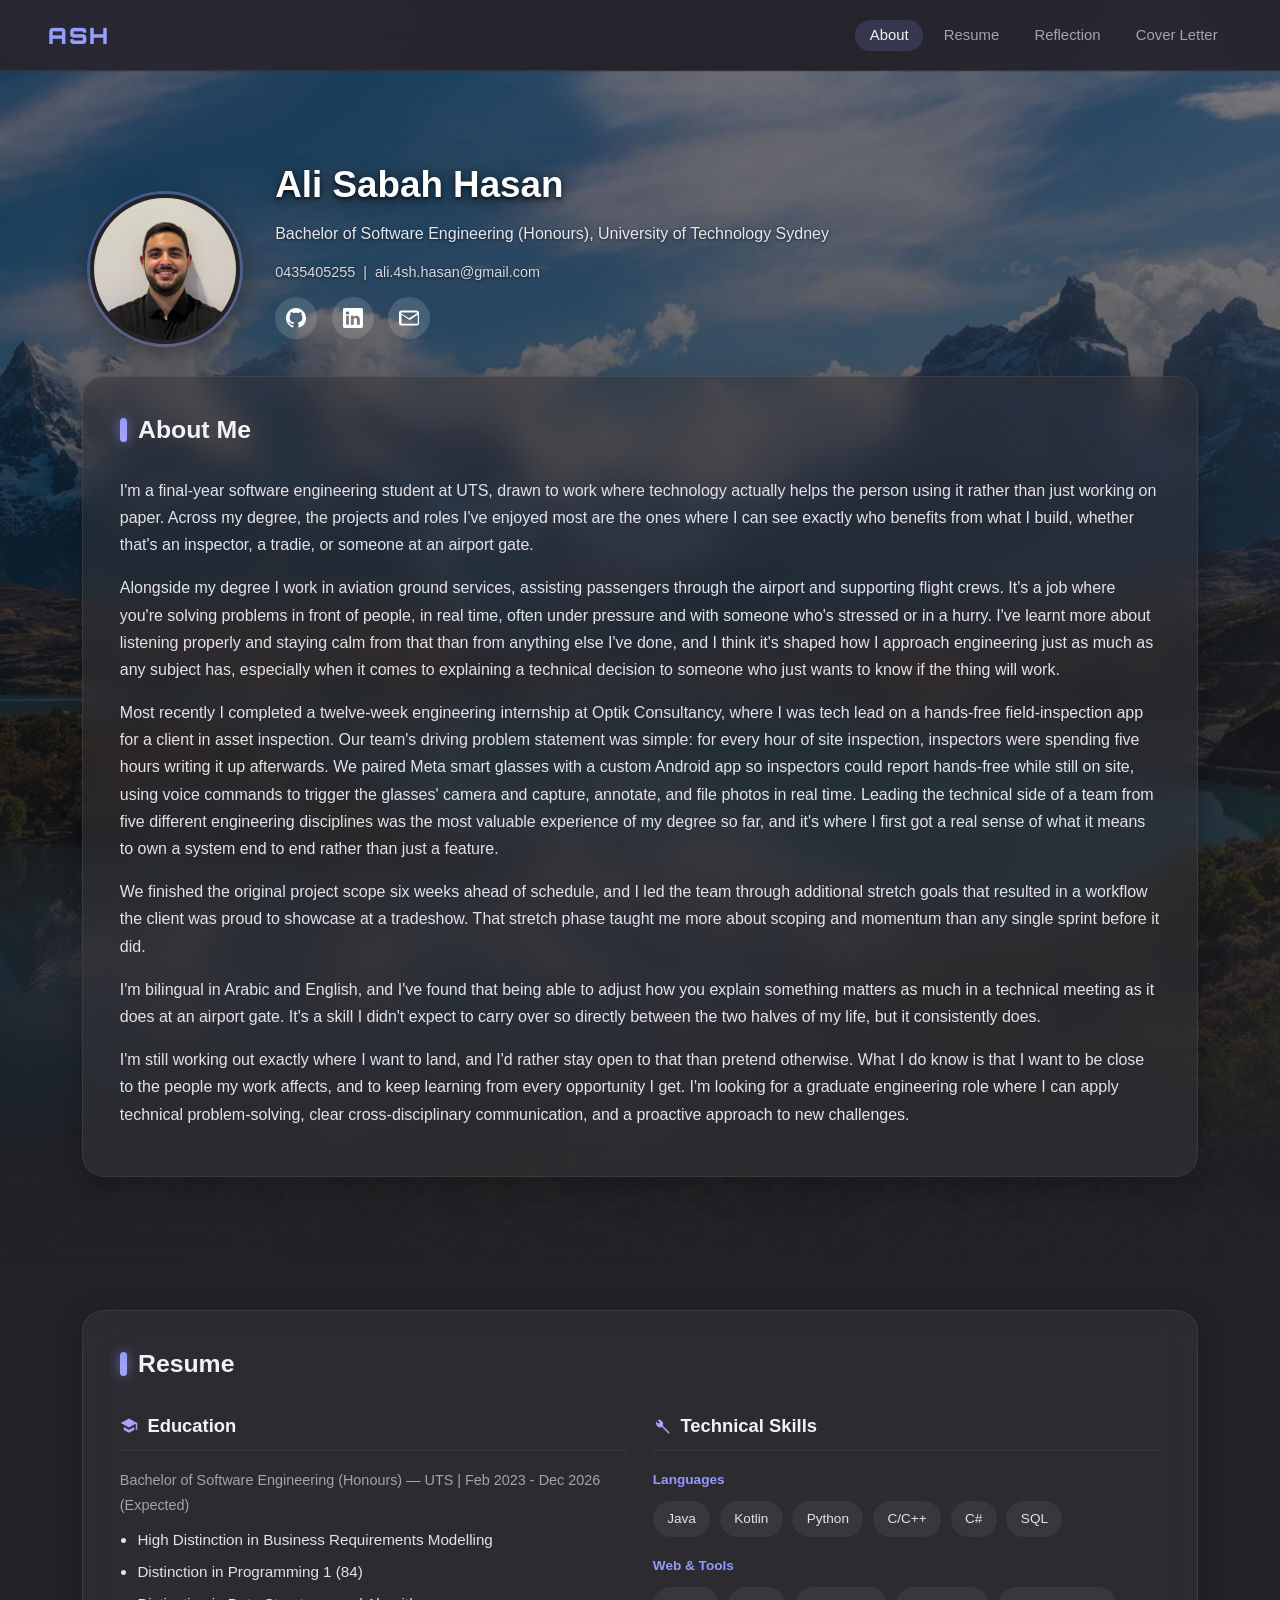
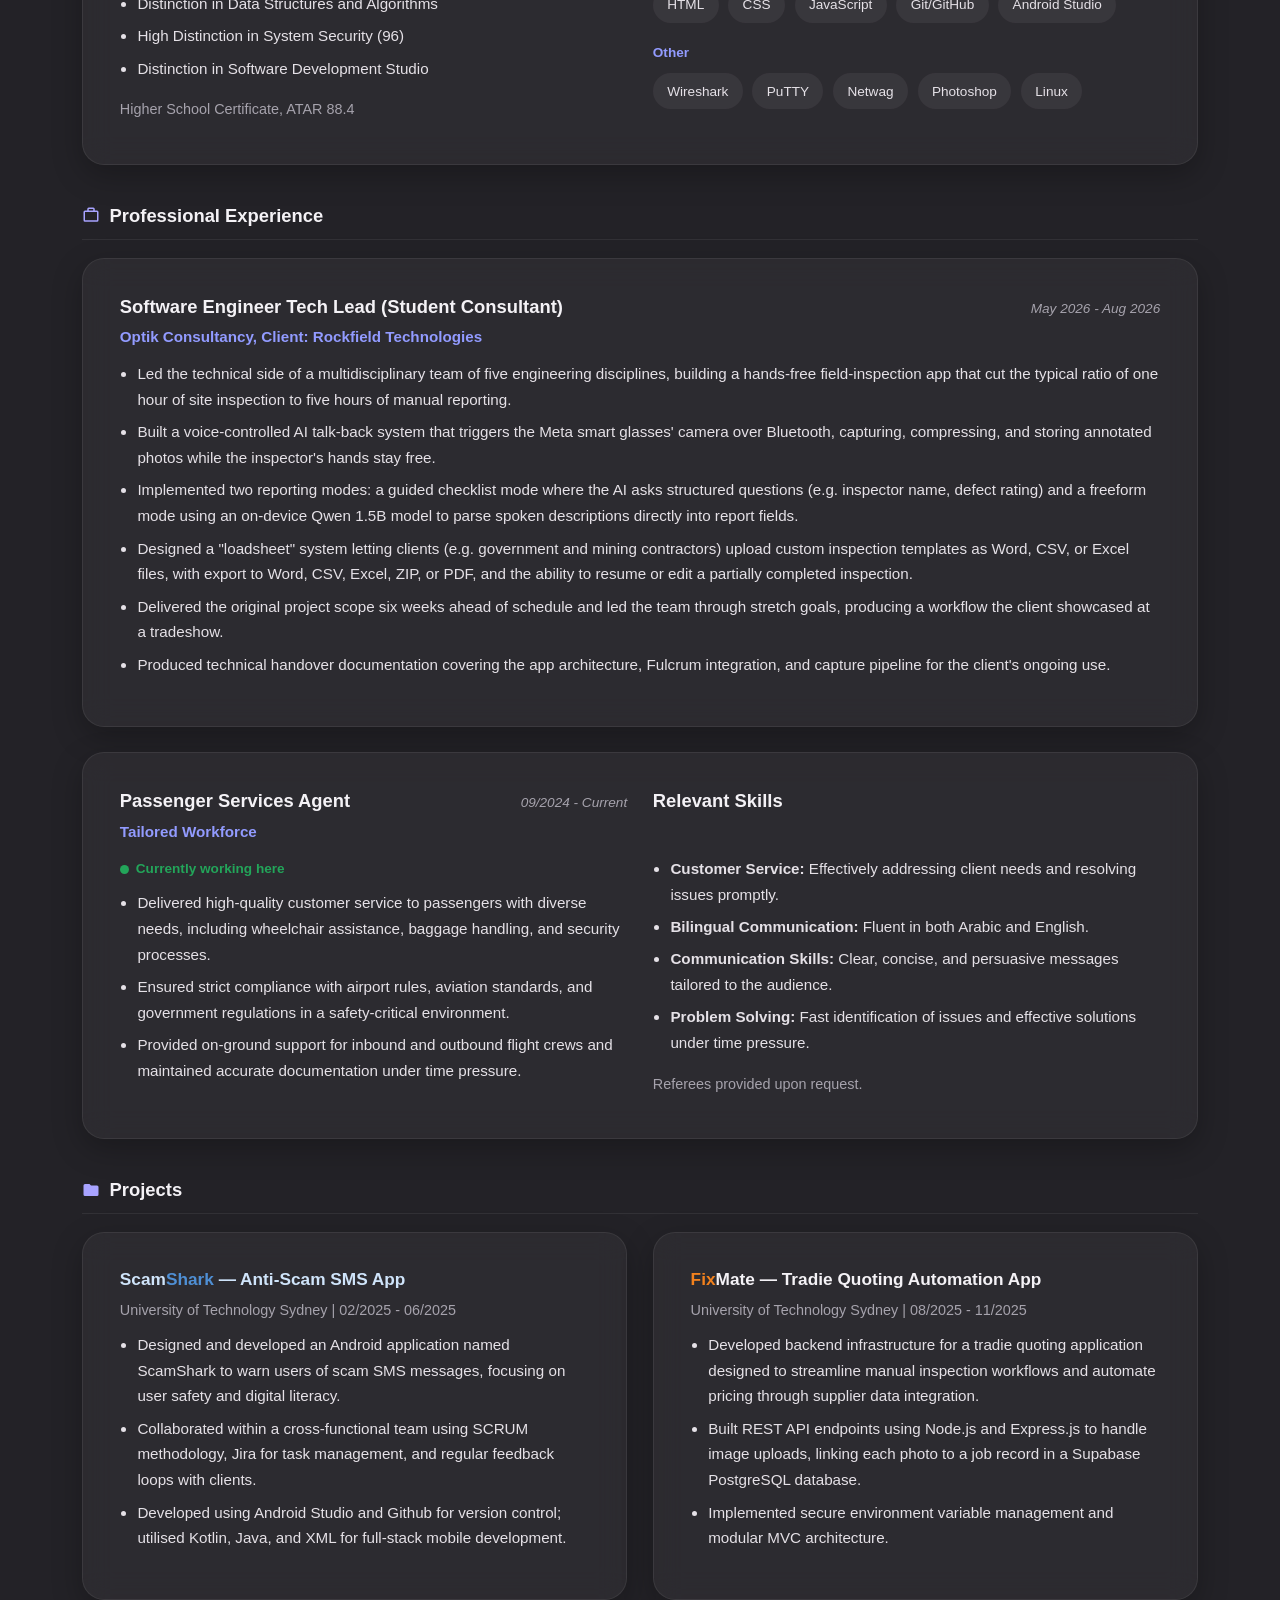
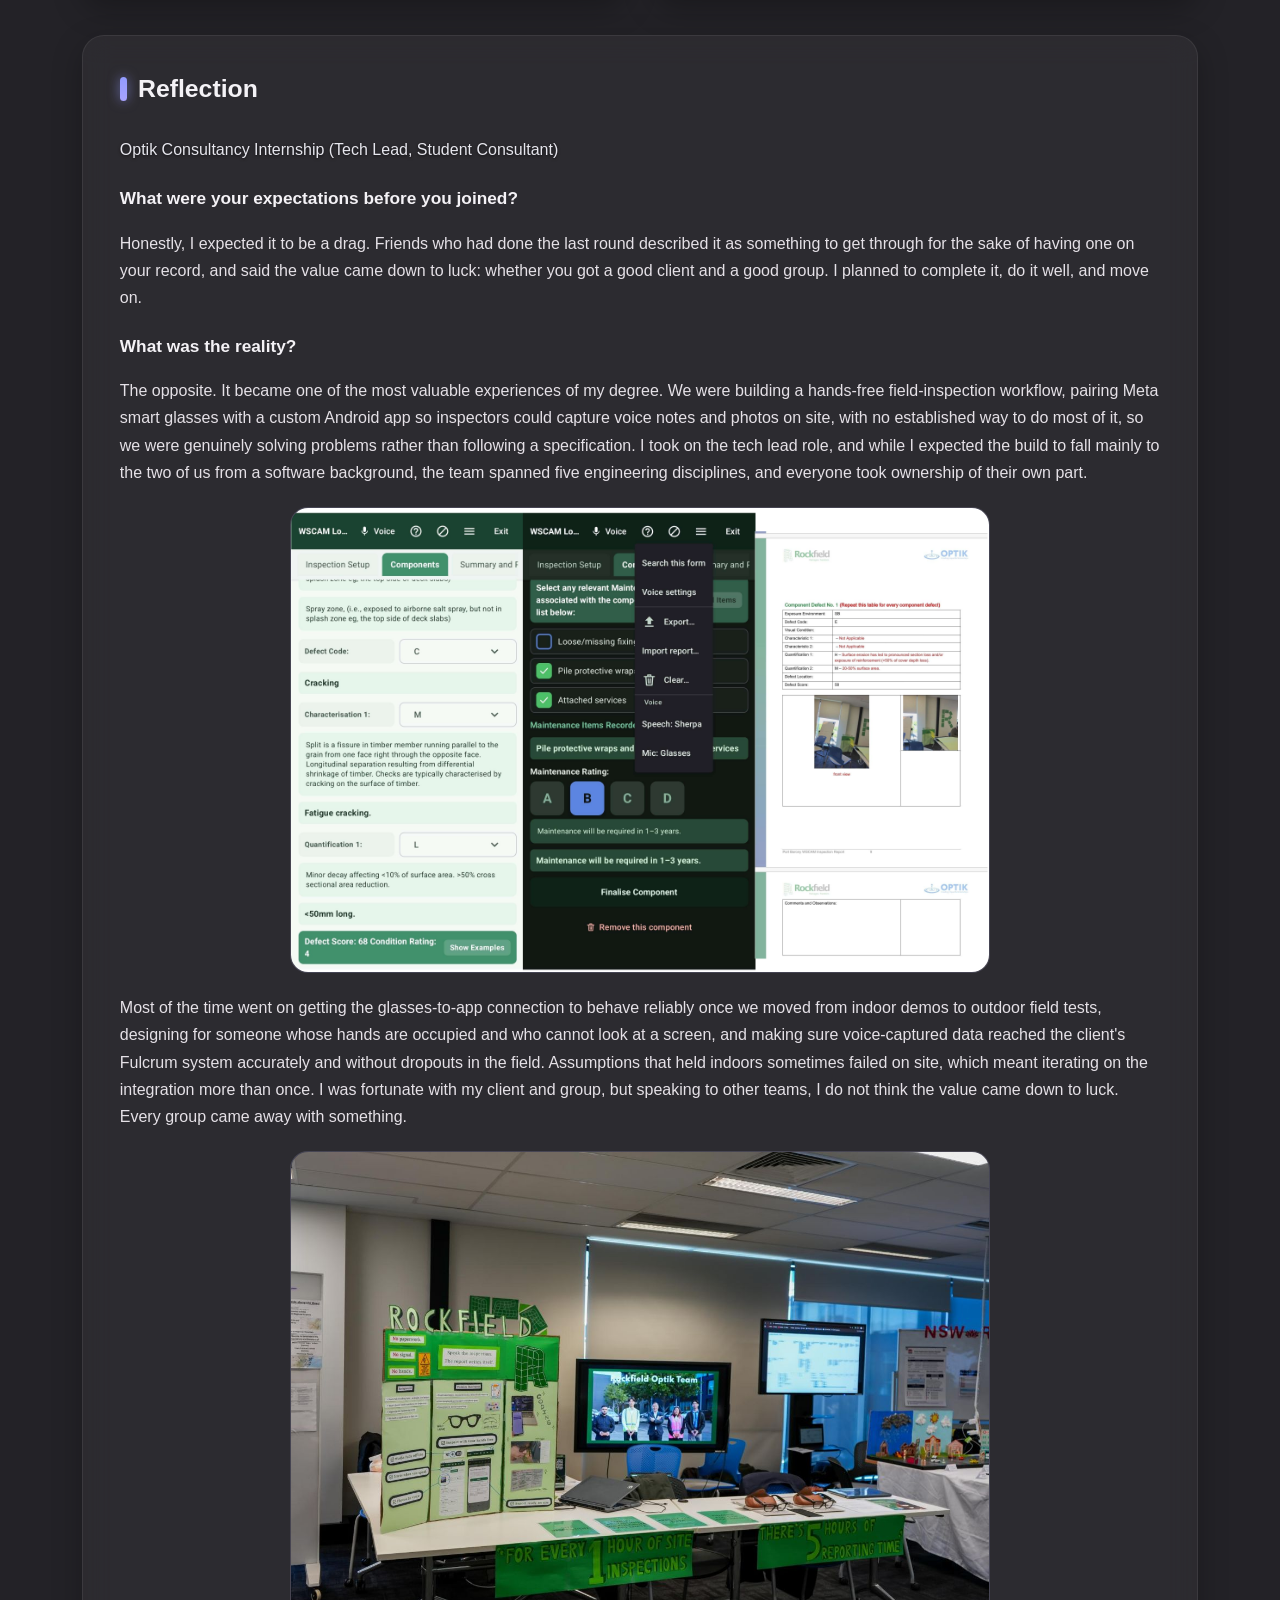
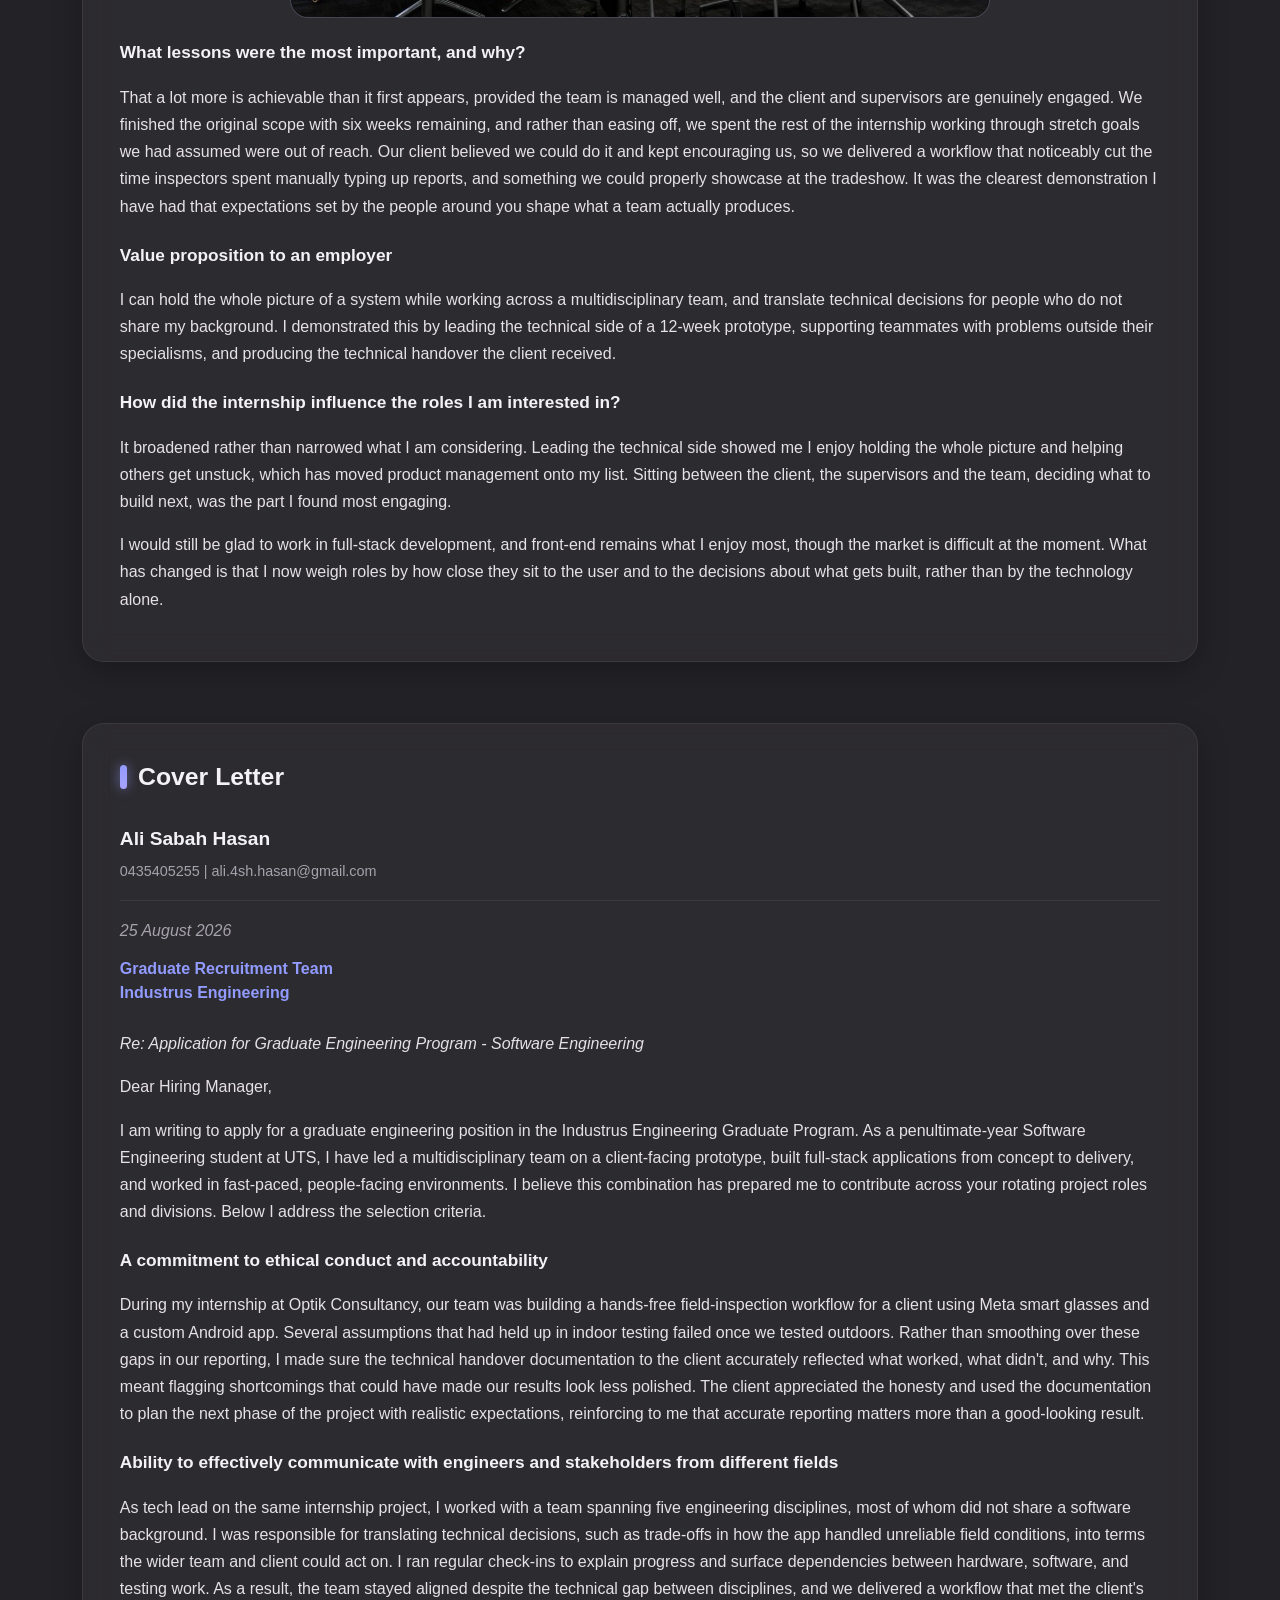
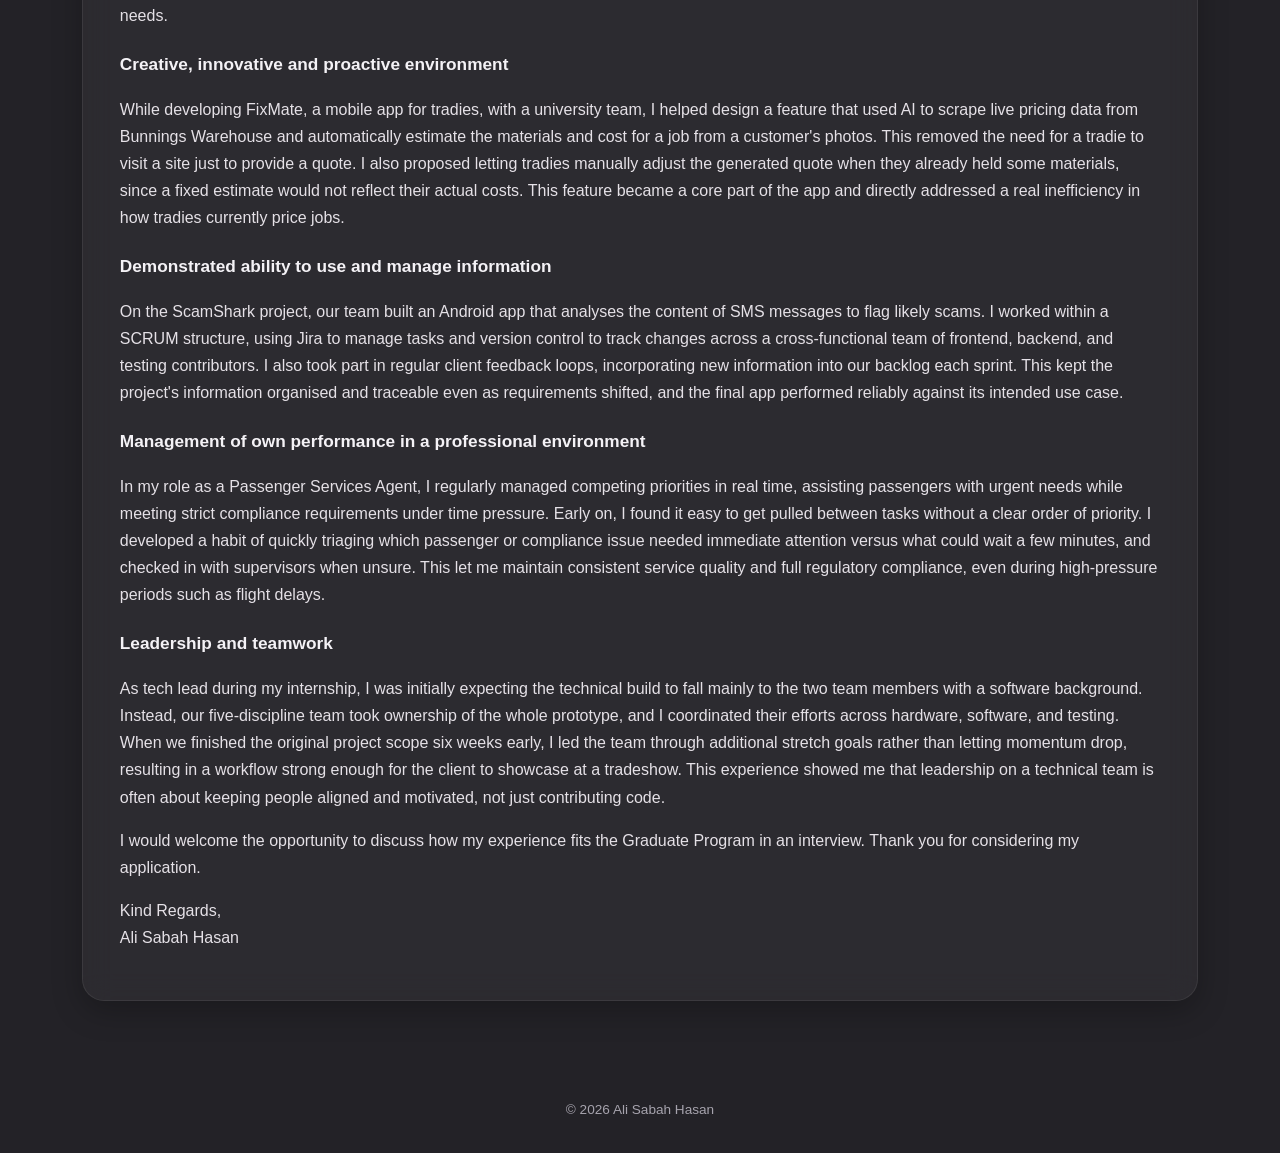
<file: index.html>
<!DOCTYPE html>
<html lang="en">
<head>
<meta charset="UTF-8">
<title>Ali Sabah Hasan | ePortfolio</title>
<link rel="stylesheet" href="style.css">
</head>
<body>
    <nav class="navbar">
      <div class="nav-title">ASH</div>
      <button class="nav-toggle" aria-label="Toggle navigation">&#9776;</button>
      <ul class="nav-links">
        <li><a href="#about">About</a></li>
        <li><a href="#resume">Resume</a></li>
        <li><a href="#reflection">Reflection</a></li>
        <li><a href="#cover-letter">Cover Letter</a></li>
      </ul>
    </nav>


  <!-- ABOUT: this whole section has a full-bleed background (see #about::before in style.css). -->
  <!-- TO SET YOUR WALLPAPER: save it to assets/wallpaper.jpg, then uncomment the background-image -->
  <!-- line inside "#about::before" in style.css. It automatically reverts to the dark page colour -->
  <!-- the moment the Resume section starts, since the background is scoped to #about only. -->
  <section id="about">
    <div class="container">
      <div class="hero">
        <div class="hero-photo">
          <img src="assets/profile.jpg" alt="Ali Sabah Hasan">
        </div>
        <div class="hero-text">
          <h1 class="hero-name" style="color:#ffffff;">Ali Sabah Hasan</h1>
          <p class="subtitle">Bachelor of Software Engineering (Honours), University of Technology Sydney</p>
          <p class="meta hero-meta">0435405255 &nbsp;|&nbsp; ali.4sh.hasan@gmail.com</p>
          <div class="social-icons">
            <a href="https://github.com/Vin-Renoux" target="_blank" aria-label="GitHub"><svg viewBox="0 0 16 16"><path d="M8 0C3.58 0 0 3.58 0 8c0 3.54 2.29 6.53 5.47 7.59.4.07.55-.17.55-.38
0-.19-.01-.82-.01-1.49-2.01.37-2.53-.49-2.69-.94-.09-.23-.48-.94-.82-1.13-.28-.15-.68-.52-.01-.53.63-.01
1.08.58 1.23.82.72 1.21 1.87.87 2.33.66.07-.52.28-.87.51-1.07-1.78-.2-3.64-.89-3.64-3.95
0-.87.31-1.59.82-2.15-.08-.2-.36-1.02.08-2.12 0 0 .67-.21 2.2.82.64-.18 1.32-.27 2-.27.68
0 1.36.09 2 .27 1.53-1.04 2.2-.82 2.2-.82.44 1.1.16 1.92.08 2.12.51.56.82 1.27.82
2.15 0 3.07-1.87 3.75-3.65 3.95.29.25.54.73.54 1.48
0 1.07-.01 1.93-.01 2.2 0 .21.15.46.55.38A8.01 8.01 0 0 0 16 8c0-4.42-3.58-8-8-8z"/></svg></a>
            <a href="https://www.linkedin.com/in/ali-sabah-hasan" target="_blank" aria-label="LinkedIn"><svg viewBox="0 0 16 16"><path d="M0 1.15C0 .52.53 0 1.19 0h13.62C15.47 0 16 .52 16 1.15v13.7c0
.63-.53 1.15-1.19 1.15H1.19C.53 16 0 15.48 0 14.85V1.15zM4.75 13.4V6.16H2.42v7.24h2.33zM3.59
5.16c.81 0 1.32-.54 1.32-1.2-.01-.68-.5-1.19-1.3-1.19-.8 0-1.32.51-1.32
1.19 0 .66.5 1.2 1.29 1.2h.01zM6.29 13.4h2.33V9.37c0-.22.02-.43.08-.59.18-.43.58-.88
1.25-.88.88 0 1.23.67 1.23 1.65v3.85h2.33V9.28c0-2.15-1.15-3.15-2.68-3.15-1.24
0-1.79.68-2.1 1.16h.02V6.16H6.29c.03.66 0 7.24 0 7.24z"/></svg></a>
            <a href="mailto:ali.4sh.hasan@gmail.com" aria-label="Email"><svg viewBox="0 0 16 16"><path d="M0 4a2 2 0 0 1 2-2h12a2 2 0 0 1 2 2v8a2 2 0 0 1-2 2H2a2 2 0 0 1-2-2V4zm2-.5a.5.5
0 0 0-.5.5v.217l6.5 4.061 6.5-4.061V4a.5.5 0 0 0-.5-.5H2zm13 1.98-6.5 4.061-6.5-4.061V12a.5.5
0 0 0 .5.5h12a.5.5 0 0 0 .5-.5V5.48z"/></svg></a>
          </div>
        </div>
      </div>

      <div class="card">
        <h2 class="section-title">About Me</h2>
        <p>I'm a final-year software engineering student at UTS, drawn to work where technology actually helps the person using it rather than just working on paper. Across my degree, the projects and roles I've enjoyed most are the ones where I can see exactly who benefits from what I build, whether that's an inspector, a tradie, or someone at an airport gate.</p>
        <p>Alongside my degree I work in aviation ground services, assisting passengers through the airport and supporting flight crews. It's a job where you're solving problems in front of people, in real time, often under pressure and with someone who's stressed or in a hurry. I've learnt more about listening properly and staying calm from that than from anything else I've done, and I think it's shaped how I approach engineering just as much as any subject has, especially when it comes to explaining a technical decision to someone who just wants to know if the thing will work.</p>
        <p>Most recently I completed a twelve-week engineering internship at Optik Consultancy, where I was tech lead on a hands-free field-inspection app for a client in asset inspection. Our team's driving problem statement was simple: for every hour of site inspection, inspectors were spending five hours writing it up afterwards. We paired Meta smart glasses with a custom Android app so inspectors could report hands-free while still on site, using voice commands to trigger the glasses' camera and capture, annotate, and file photos in real time. Leading the technical side of a team from five different engineering disciplines was the most valuable experience of my degree so far, and it's where I first got a real sense of what it means to own a system end to end rather than just a feature.</p>
        <p>We finished the original project scope six weeks ahead of schedule, and I led the team through additional stretch goals that resulted in a workflow the client was proud to showcase at a tradeshow. That stretch phase taught me more about scoping and momentum than any single sprint before it did.</p>
        <p>I'm bilingual in Arabic and English, and I've found that being able to adjust how you explain something matters as much in a technical meeting as it does at an airport gate. It's a skill I didn't expect to carry over so directly between the two halves of my life, but it consistently does.</p>
        <p>I'm still working out exactly where I want to land, and I'd rather stay open to that than pretend otherwise. What I do know is that I want to be close to the people my work affects, and to keep learning from every opportunity I get. I'm looking for a graduate engineering role where I can apply technical problem-solving, clear cross-disciplinary communication, and a proactive approach to new challenges.</p>
      </div>
    </div>
  </section>

  <div class="container">

    <!-- RESUME -->
    <section id="resume">
      <div class="card">
        <h2 class="section-title">Resume</h2>

        <div class="grid-2">
          <div>
            <h3 class="group-heading"><svg viewBox="0 0 24 24"><path d="M12 2 1 8l11 6 9-4.91V17h2V8L12 2zM5 13.18v4.09L12 21l7-3.73v-4.09l-7 3.82-7-3.82z"/></svg>Education</h3>
            <p class="meta">Bachelor of Software Engineering (Honours) &mdash; UTS | Feb 2023 - Dec 2026 (Expected)</p>
            <ul class="bullets">
              <li>High Distinction in Business Requirements Modelling</li>
              <li>Distinction in Programming 1 (84)</li>
              <li>Distinction in Data Structures and Algorithms</li>
              <li>High Distinction in System Security (96)</li>
              <li>Distinction in Software Development Studio</li>
            </ul>
            <p class="meta">Higher School Certificate, ATAR 88.4</p>
          </div>
          <div>
            <h3 class="group-heading"><svg viewBox="0 0 24 24"><path d="M21.71 20.29 13.41 12A6 6 0 0 0 6 4.14L9 7.14 7.14 9 4.14 6A6 6 0 0 0 12 13.41l8.29 8.3a1 1 0 0 0 1.42 0l0-0.01a1 1 0 0 0 0-1.41z"/></svg>Technical Skills</h3>
            <span class="chip-group-label">Languages</span>
            <div class="chip-row">
              <span class="chip">Java</span><span class="chip">Kotlin</span><span class="chip">Python</span>
              <span class="chip">C/C++</span><span class="chip">C#</span><span class="chip">SQL</span>
            </div>
            <span class="chip-group-label">Web &amp; Tools</span>
            <div class="chip-row">
              <span class="chip">HTML</span><span class="chip">CSS</span><span class="chip">JavaScript</span>
              <span class="chip">Git/GitHub</span><span class="chip">Android Studio</span>
            </div>
            <span class="chip-group-label">Other</span>
            <div class="chip-row">
              <span class="chip">Wireshark</span><span class="chip">PuTTY</span><span class="chip">Netwag</span>
              <span class="chip">Photoshop</span><span class="chip">Linux</span>
            </div>
          </div>
        </div>
      </div>

      <h3 class="group-heading"><svg viewBox="0 0 24 24"><path d="M20 6h-3V4a2 2 0 0 0-2-2H9a2 2 0 0 0-2 2v2H4a2 2 0 0 0-2 2v11a2 2 0 0 0 2 2h16a2 2 0 0 0 2-2V8a2 2 0 0 0-2-2zM9 4h6v2H9zm11 15H4V8h16z"/></svg>Professional Experience</h3>

      <div class="card">
        <div class="job-header">
          <h3 class="job-title">Software Engineer Tech Lead (Student Consultant)</h3>
          <span class="job-date">May 2026 - Aug 2026</span>
        </div>
        <p class="job-company">Optik Consultancy, Client: Rockfield Technologies</p>
        <ul class="bullets">
          <li>Led the technical side of a multidisciplinary team of five engineering disciplines, building a hands-free field-inspection app that cut the typical ratio of one hour of site inspection to five hours of manual reporting.</li>
          <li>Built a voice-controlled AI talk-back system that triggers the Meta smart glasses' camera over Bluetooth, capturing, compressing, and storing annotated photos while the inspector's hands stay free.</li>
          <li>Implemented two reporting modes: a guided checklist mode where the AI asks structured questions (e.g. inspector name, defect rating) and a freeform mode using an on-device Qwen 1.5B model to parse spoken descriptions directly into report fields.</li>
          <li>Designed a "loadsheet" system letting clients (e.g. government and mining contractors) upload custom inspection templates as Word, CSV, or Excel files, with export to Word, CSV, Excel, ZIP, or PDF, and the ability to resume or edit a partially completed inspection.</li>
          <li>Delivered the original project scope six weeks ahead of schedule and led the team through stretch goals, producing a workflow the client showcased at a tradeshow.</li>
          <li>Produced technical handover documentation covering the app architecture, Fulcrum integration, and capture pipeline for the client's ongoing use.</li>
        </ul>
      </div>

      <div class="card grid-2">
        <div>
          <div class="job-header">
            <h3 class="job-title">Passenger Services Agent</h3>
            <span class="job-date">09/2024 - Current</span>
          </div>
          <p class="job-company">Tailored Workforce</p>
          <p class="meta"><span class="status-dot"></span><span class="status-text">Currently working here</span></p>
          <ul class="bullets">
            <li>Delivered high-quality customer service to passengers with diverse needs, including wheelchair assistance, baggage handling, and security processes.</li>
            <li>Ensured strict compliance with airport rules, aviation standards, and government regulations in a safety-critical environment.</li>
            <li>Provided on-ground support for inbound and outbound flight crews and maintained accurate documentation under time pressure.</li>
          </ul>
        </div>
        <div>
          <div class="job-header">
            <h3 class="job-title">Relevant Skills</h3>
            <span class="job-date">&nbsp;</span>
          </div>
          <p class="job-company">&nbsp;</p>
          <ul class="bullets">
            <li><strong>Customer Service:</strong> Effectively addressing client needs and resolving issues promptly.</li>
            <li><strong>Bilingual Communication:</strong> Fluent in both Arabic and English.</li>
            <li><strong>Communication Skills:</strong> Clear, concise, and persuasive messages tailored to the audience.</li>
            <li><strong>Problem Solving:</strong> Fast identification of issues and effective solutions under time pressure.</li>
          </ul>
          <p class="meta">Referees provided upon request.</p>
        </div>
      </div>

      <h3 class="group-heading"><svg viewBox="0 0 24 24"><path d="M10 4H4a2 2 0 0 0-2 2v12a2 2 0 0 0 2 2h16a2 2 0 0 0 2-2V8a2 2 0 0 0-2-2h-8l-2-2z"/></svg>Projects</h3>
      <div class="grid-2">
        <div class="card">
          <h3 class="project-title-scamshark">Scam<span>Shark</span> &mdash; Anti-Scam SMS App</h3>
          <p class="meta">University of Technology Sydney | 02/2025 - 06/2025</p>
          <ul class="bullets">
            <li>Designed and developed an Android application named ScamShark to warn users of scam SMS messages, focusing on user safety and digital literacy.</li>
            <li>Collaborated within a cross-functional team using SCRUM methodology, Jira for task management, and regular feedback loops with clients.</li>
            <li>Developed using Android Studio and Github for version control; utilised Kotlin, Java, and XML for full-stack mobile development.</li>
          </ul>
        </div>
        <div class="card">
          <h3 class="project-title-fixmate"><span class="fix">Fix</span><span class="mate">Mate</span> &mdash; Tradie Quoting Automation App</h3>
          <p class="meta">University of Technology Sydney | 08/2025 - 11/2025</p>
          <ul class="bullets">
            <li>Developed backend infrastructure for a tradie quoting application designed to streamline manual inspection workflows and automate pricing through supplier data integration.</li>
            <li>Built REST API endpoints using Node.js and Express.js to handle image uploads, linking each photo to a job record in a Supabase PostgreSQL database.</li>
            <li>Implemented secure environment variable management and modular MVC architecture.</li>
          </ul>
        </div>
      </div>
    </section>

    <!-- REFLECTION -->
    <section id="reflection">
      <div class="card">
        <h2 class="section-title">Reflection</h2>
        <p class="subtitle">Optik Consultancy Internship (Tech Lead, Student Consultant)</p>

        <h3>What were your expectations before you joined?</h3>
        <p>Honestly, I expected it to be a drag. Friends who had done the last round described it as something to get through for the sake of having one on your record, and said the value came down to luck: whether you got a good client and a good group. I planned to complete it, do it well, and move on.</p>

        <h3>What was the reality?</h3>
        <p>The opposite. It became one of the most valuable experiences of my degree. We were building a hands-free field-inspection workflow, pairing Meta smart glasses with a custom Android app so inspectors could capture voice notes and photos on site, with no established way to do most of it, so we were genuinely solving problems rather than following a specification. I took on the tech lead role, and while I expected the build to fall mainly to the two of us from a software background, the team spanned five engineering disciplines, and everyone took ownership of their own part.</p>

        <div class="image-placeholder">
          <img src="assets/internship-photo-1.png" alt="Rockfield internship tradeshow display">
        </div>

        <p>Most of the time went on getting the glasses-to-app connection to behave reliably once we moved from indoor demos to outdoor field tests, designing for someone whose hands are occupied and who cannot look at a screen, and making sure voice-captured data reached the client's Fulcrum system accurately and without dropouts in the field. Assumptions that held indoors sometimes failed on site, which meant iterating on the integration more than once. I was fortunate with my client and group, but speaking to other teams, I do not think the value came down to luck. Every group came away with something.</p>

        <div class="image-placeholder">
          <img src="assets/internship-photo-2.jpg" alt="App screenshots and exported inspection report">
        </div>

        <h3>What lessons were the most important, and why?</h3>
        <p>That a lot more is achievable than it first appears, provided the team is managed well, and the client and supervisors are genuinely engaged. We finished the original scope with six weeks remaining, and rather than easing off, we spent the rest of the internship working through stretch goals we had assumed were out of reach. Our client believed we could do it and kept encouraging us, so we delivered a workflow that noticeably cut the time inspectors spent manually typing up reports, and something we could properly showcase at the tradeshow. It was the clearest demonstration I have had that expectations set by the people around you shape what a team actually produces.</p>

        <h3>Value proposition to an employer</h3>
        <p>I can hold the whole picture of a system while working across a multidisciplinary team, and translate technical decisions for people who do not share my background. I demonstrated this by leading the technical side of a 12-week prototype, supporting teammates with problems outside their specialisms, and producing the technical handover the client received.</p>

        <h3>How did the internship influence the roles I am interested in?</h3>
        <p>It broadened rather than narrowed what I am considering. Leading the technical side showed me I enjoy holding the whole picture and helping others get unstuck, which has moved product management onto my list. Sitting between the client, the supervisors and the team, deciding what to build next, was the part I found most engaging.</p>
        <p>I would still be glad to work in full-stack development, and front-end remains what I enjoy most, though the market is difficult at the moment. What has changed is that I now weigh roles by how close they sit to the user and to the decisions about what gets built, rather than by the technology alone.</p>
      </div>
    </section>

    <!-- COVER LETTER -->
    <section id="cover-letter">
      <div class="card">
        <h2 class="section-title">Cover Letter</h2>

        <div class="letter-head">
          <h3 class="letter-name">Ali Sabah Hasan</h3>
          <p class="meta">0435405255 | ali.4sh.hasan@gmail.com</p>
          <hr class="letter-divider">
          <p class="letter-date">25 August 2026</p>
          <p class="letter-recipient">Graduate Recruitment Team<br>Industrus Engineering</p>
        </div>

        <p><em>Re: Application for Graduate Engineering Program - Software Engineering</em></p>
        <p>Dear Hiring Manager,</p>
        <p>I am writing to apply for a graduate engineering position in the Industrus Engineering Graduate Program. As a penultimate-year Software Engineering student at UTS, I have led a multidisciplinary team on a client-facing prototype, built full-stack applications from concept to delivery, and worked in fast-paced, people-facing environments. I believe this combination has prepared me to contribute across your rotating project roles and divisions. Below I address the selection criteria.</p>

        <h3>A commitment to ethical conduct and accountability</h3>
        <p>During my internship at Optik Consultancy, our team was building a hands-free field-inspection workflow for a client using Meta smart glasses and a custom Android app. Several assumptions that had held up in indoor testing failed once we tested outdoors. Rather than smoothing over these gaps in our reporting, I made sure the technical handover documentation to the client accurately reflected what worked, what didn't, and why. This meant flagging shortcomings that could have made our results look less polished. The client appreciated the honesty and used the documentation to plan the next phase of the project with realistic expectations, reinforcing to me that accurate reporting matters more than a good-looking result.</p>

        <h3>Ability to effectively communicate with engineers and stakeholders from different fields</h3>
        <p>As tech lead on the same internship project, I worked with a team spanning five engineering disciplines, most of whom did not share a software background. I was responsible for translating technical decisions, such as trade-offs in how the app handled unreliable field conditions, into terms the wider team and client could act on. I ran regular check-ins to explain progress and surface dependencies between hardware, software, and testing work. As a result, the team stayed aligned despite the technical gap between disciplines, and we delivered a workflow that met the client's needs.</p>

        <h3>Creative, innovative and proactive environment</h3>
        <p>While developing FixMate, a mobile app for tradies, with a university team, I helped design a feature that used AI to scrape live pricing data from Bunnings Warehouse and automatically estimate the materials and cost for a job from a customer's photos. This removed the need for a tradie to visit a site just to provide a quote. I also proposed letting tradies manually adjust the generated quote when they already held some materials, since a fixed estimate would not reflect their actual costs. This feature became a core part of the app and directly addressed a real inefficiency in how tradies currently price jobs.</p>

        <h3>Demonstrated ability to use and manage information</h3>
        <p>On the ScamShark project, our team built an Android app that analyses the content of SMS messages to flag likely scams. I worked within a SCRUM structure, using Jira to manage tasks and version control to track changes across a cross-functional team of frontend, backend, and testing contributors. I also took part in regular client feedback loops, incorporating new information into our backlog each sprint. This kept the project's information organised and traceable even as requirements shifted, and the final app performed reliably against its intended use case.</p>

        <h3>Management of own performance in a professional environment</h3>
        <p>In my role as a Passenger Services Agent, I regularly managed competing priorities in real time, assisting passengers with urgent needs while meeting strict compliance requirements under time pressure. Early on, I found it easy to get pulled between tasks without a clear order of priority. I developed a habit of quickly triaging which passenger or compliance issue needed immediate attention versus what could wait a few minutes, and checked in with supervisors when unsure. This let me maintain consistent service quality and full regulatory compliance, even during high-pressure periods such as flight delays.</p>

        <h3>Leadership and teamwork</h3>
        <p>As tech lead during my internship, I was initially expecting the technical build to fall mainly to the two team members with a software background. Instead, our five-discipline team took ownership of the whole prototype, and I coordinated their efforts across hardware, software, and testing. When we finished the original project scope six weeks early, I led the team through additional stretch goals rather than letting momentum drop, resulting in a workflow strong enough for the client to showcase at a tradeshow. This experience showed me that leadership on a technical team is often about keeping people aligned and motivated, not just contributing code.</p>

        <p>I would welcome the opportunity to discuss how my experience fits the Graduate Program in an interview. Thank you for considering my application.</p>
        <p>Kind Regards,<br>Ali Sabah Hasan</p>
      </div>
    </section>

  </div>
  <footer>&copy; 2026 Ali Sabah Hasan</footer>
  <script src="script.js"></script>
</body>
</html>
</file>
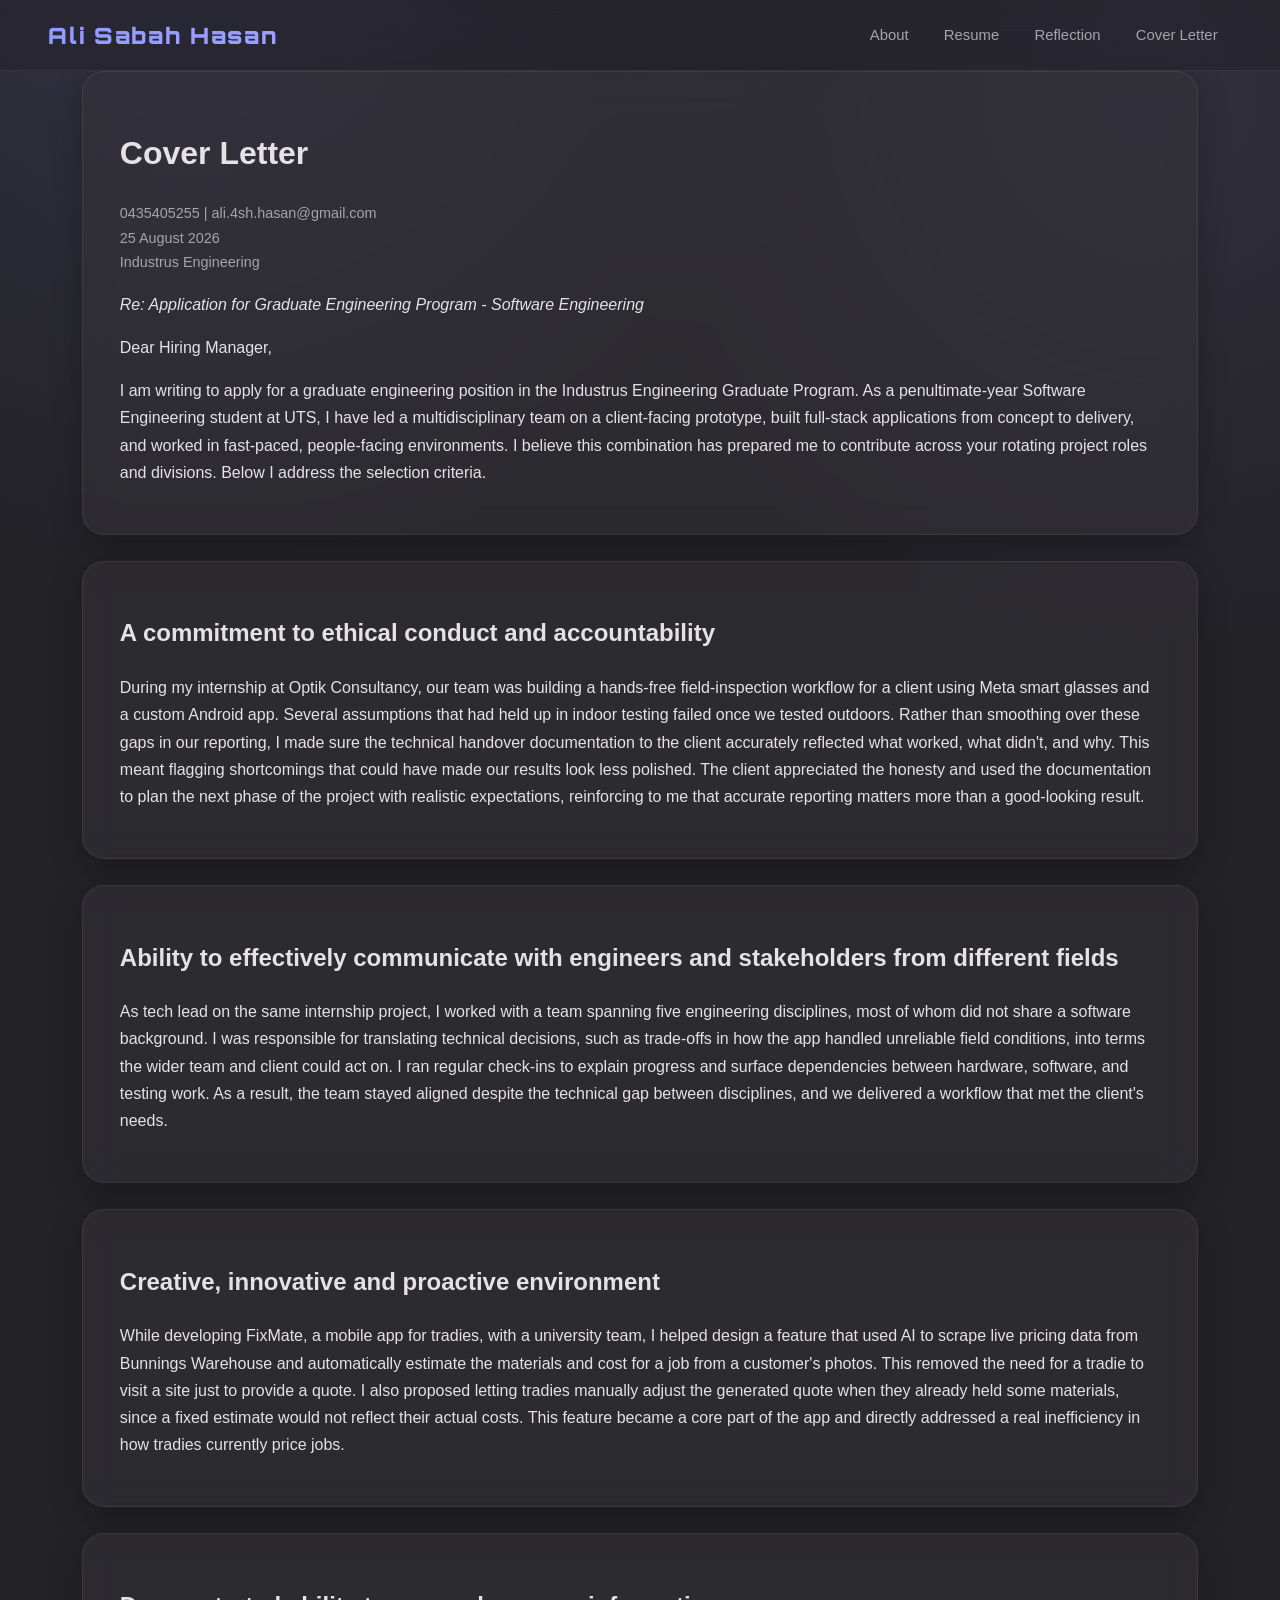
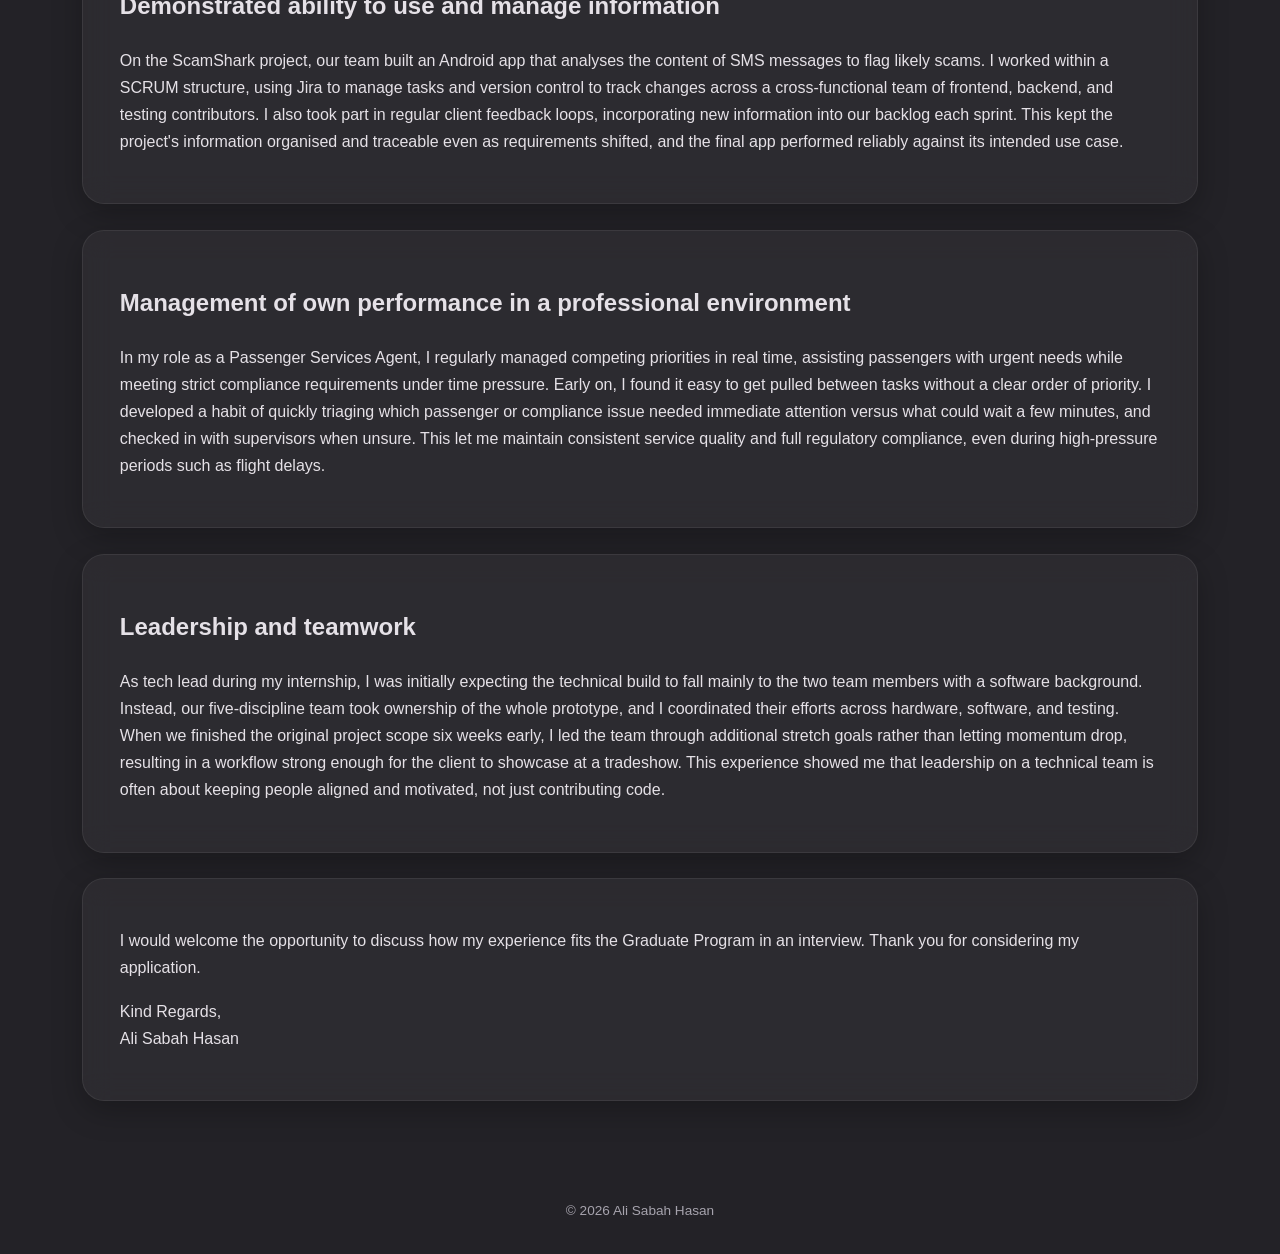
<file: cover-letter.html>
<!DOCTYPE html>
<html lang="en">
<head>
<meta charset="UTF-8">
<title>Cover Letter | Ali Sabah Hasan</title>
<link rel="stylesheet" href="style.css">
</head>
<body>
    <nav class="navbar">
      <div class="nav-title">Ali Sabah Hasan</div>
      <button class="nav-toggle" aria-label="Toggle navigation">&#9776;</button>
      <ul class="nav-links">
        <li><a href="index.html">About</a></li>
        <li><a href="resume.html">Resume</a></li>
        <li><a href="reflection.html">Reflection</a></li>
        <li><a href="cover-letter.html">Cover Letter</a></li>
      </ul>
    </nav>

  <div class="container">
    <div class="card">
      <h1>Cover Letter</h1>
      <p class="meta">0435405255 | ali.4sh.hasan@gmail.com<br>25 August 2026<br>Industrus Engineering</p>
      <p><em>Re: Application for Graduate Engineering Program - Software Engineering</em></p>
      <p>Dear Hiring Manager,</p>
      <p>I am writing to apply for a graduate engineering position in the Industrus Engineering Graduate Program. As a penultimate-year Software Engineering student at UTS, I have led a multidisciplinary team on a client-facing prototype, built full-stack applications from concept to delivery, and worked in fast-paced, people-facing environments. I believe this combination has prepared me to contribute across your rotating project roles and divisions. Below I address the selection criteria.</p>
    </div>

    <div class="card">
      <h2>A commitment to ethical conduct and accountability</h2>
      <p>During my internship at Optik Consultancy, our team was building a hands-free field-inspection workflow for a client using Meta smart glasses and a custom Android app. Several assumptions that had held up in indoor testing failed once we tested outdoors. Rather than smoothing over these gaps in our reporting, I made sure the technical handover documentation to the client accurately reflected what worked, what didn't, and why. This meant flagging shortcomings that could have made our results look less polished. The client appreciated the honesty and used the documentation to plan the next phase of the project with realistic expectations, reinforcing to me that accurate reporting matters more than a good-looking result.</p>
    </div>

    <div class="card">
      <h2>Ability to effectively communicate with engineers and stakeholders from different fields</h2>
      <p>As tech lead on the same internship project, I worked with a team spanning five engineering disciplines, most of whom did not share a software background. I was responsible for translating technical decisions, such as trade-offs in how the app handled unreliable field conditions, into terms the wider team and client could act on. I ran regular check-ins to explain progress and surface dependencies between hardware, software, and testing work. As a result, the team stayed aligned despite the technical gap between disciplines, and we delivered a workflow that met the client's needs.</p>
    </div>

    <div class="card">
      <h2>Creative, innovative and proactive environment</h2>
      <p>While developing FixMate, a mobile app for tradies, with a university team, I helped design a feature that used AI to scrape live pricing data from Bunnings Warehouse and automatically estimate the materials and cost for a job from a customer's photos. This removed the need for a tradie to visit a site just to provide a quote. I also proposed letting tradies manually adjust the generated quote when they already held some materials, since a fixed estimate would not reflect their actual costs. This feature became a core part of the app and directly addressed a real inefficiency in how tradies currently price jobs.</p>
    </div>

    <div class="card">
      <h2>Demonstrated ability to use and manage information</h2>
      <p>On the ScamShark project, our team built an Android app that analyses the content of SMS messages to flag likely scams. I worked within a SCRUM structure, using Jira to manage tasks and version control to track changes across a cross-functional team of frontend, backend, and testing contributors. I also took part in regular client feedback loops, incorporating new information into our backlog each sprint. This kept the project's information organised and traceable even as requirements shifted, and the final app performed reliably against its intended use case.</p>
    </div>

    <div class="card">
      <h2>Management of own performance in a professional environment</h2>
      <p>In my role as a Passenger Services Agent, I regularly managed competing priorities in real time, assisting passengers with urgent needs while meeting strict compliance requirements under time pressure. Early on, I found it easy to get pulled between tasks without a clear order of priority. I developed a habit of quickly triaging which passenger or compliance issue needed immediate attention versus what could wait a few minutes, and checked in with supervisors when unsure. This let me maintain consistent service quality and full regulatory compliance, even during high-pressure periods such as flight delays.</p>
    </div>

    <div class="card">
      <h2>Leadership and teamwork</h2>
      <p>As tech lead during my internship, I was initially expecting the technical build to fall mainly to the two team members with a software background. Instead, our five-discipline team took ownership of the whole prototype, and I coordinated their efforts across hardware, software, and testing. When we finished the original project scope six weeks early, I led the team through additional stretch goals rather than letting momentum drop, resulting in a workflow strong enough for the client to showcase at a tradeshow. This experience showed me that leadership on a technical team is often about keeping people aligned and motivated, not just contributing code.</p>
    </div>

    <div class="card">
      <p>I would welcome the opportunity to discuss how my experience fits the Graduate Program in an interview. Thank you for considering my application.</p>
      <p>Kind Regards,<br>Ali Sabah Hasan</p>
    </div>
  </div>
  <footer>&copy; 2026 Ali Sabah Hasan</footer>
  <script src="script.js"></script>
</body>
</html>
</file>
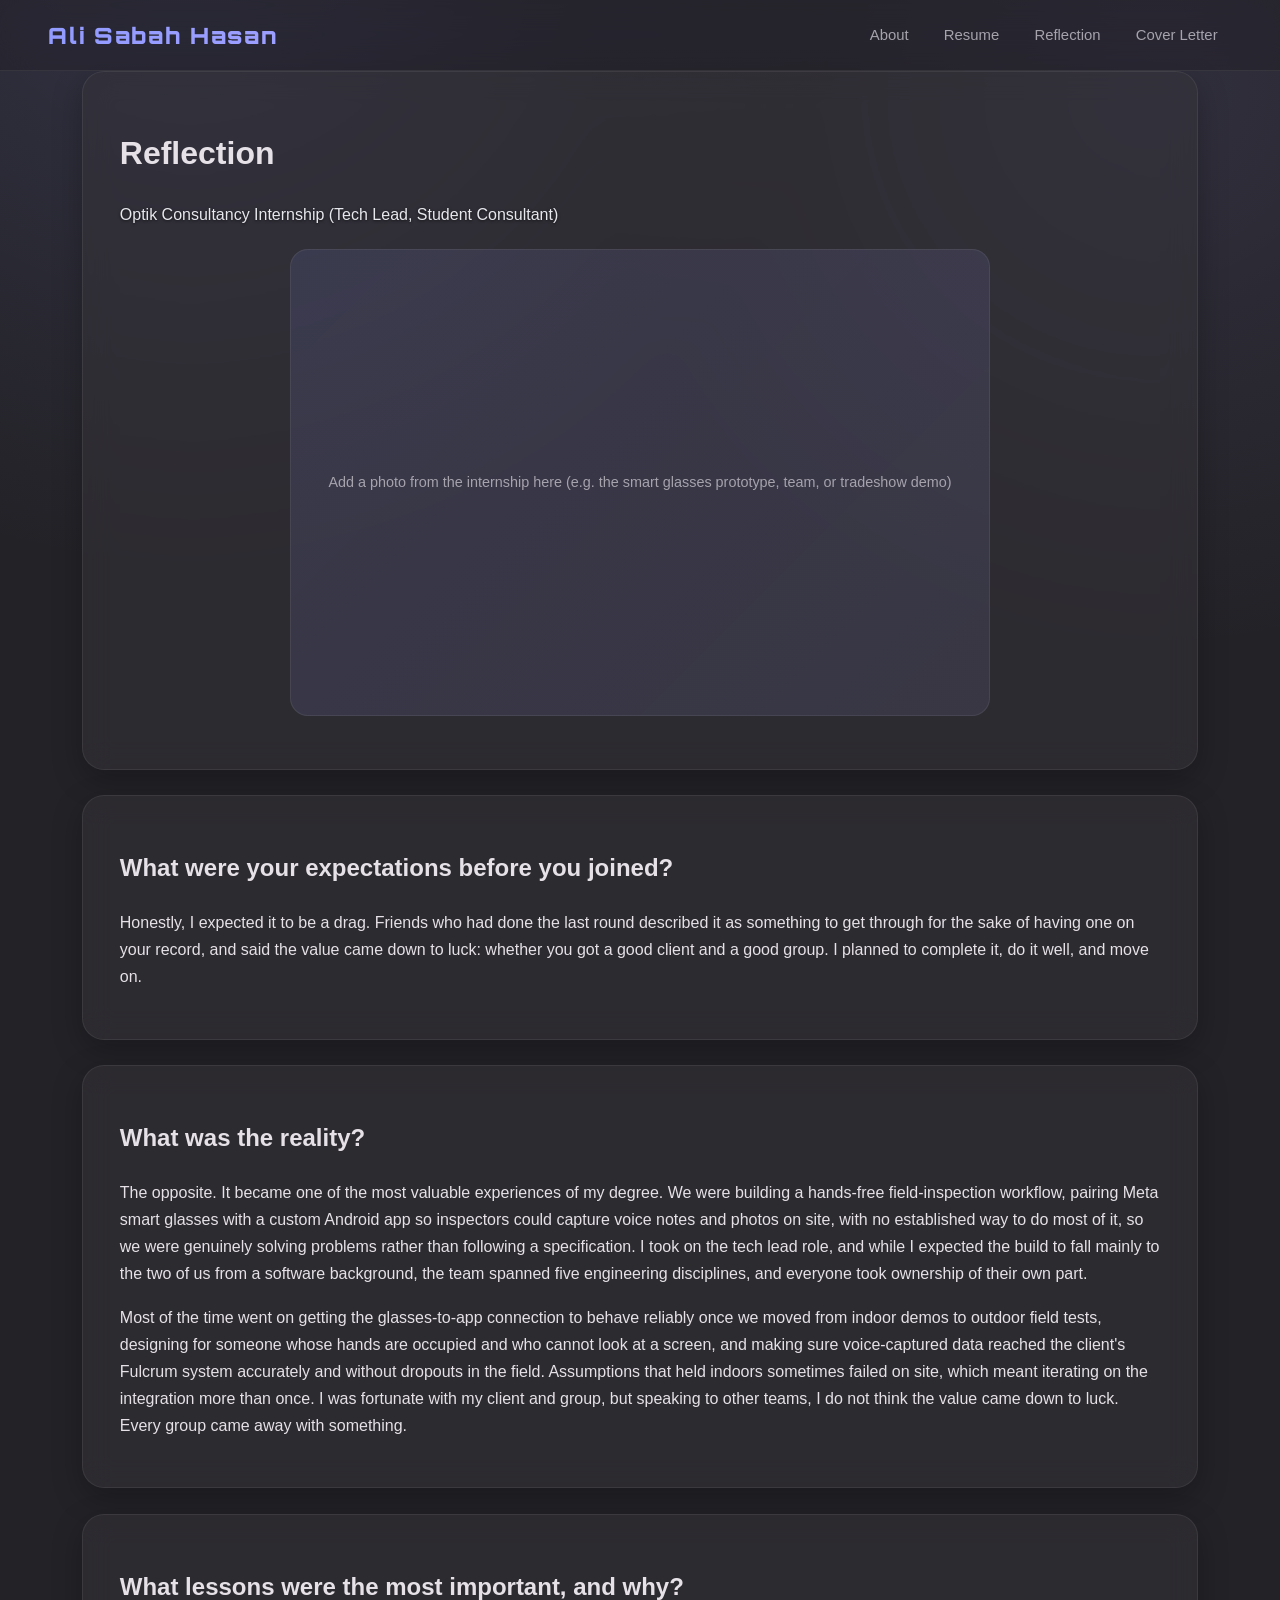
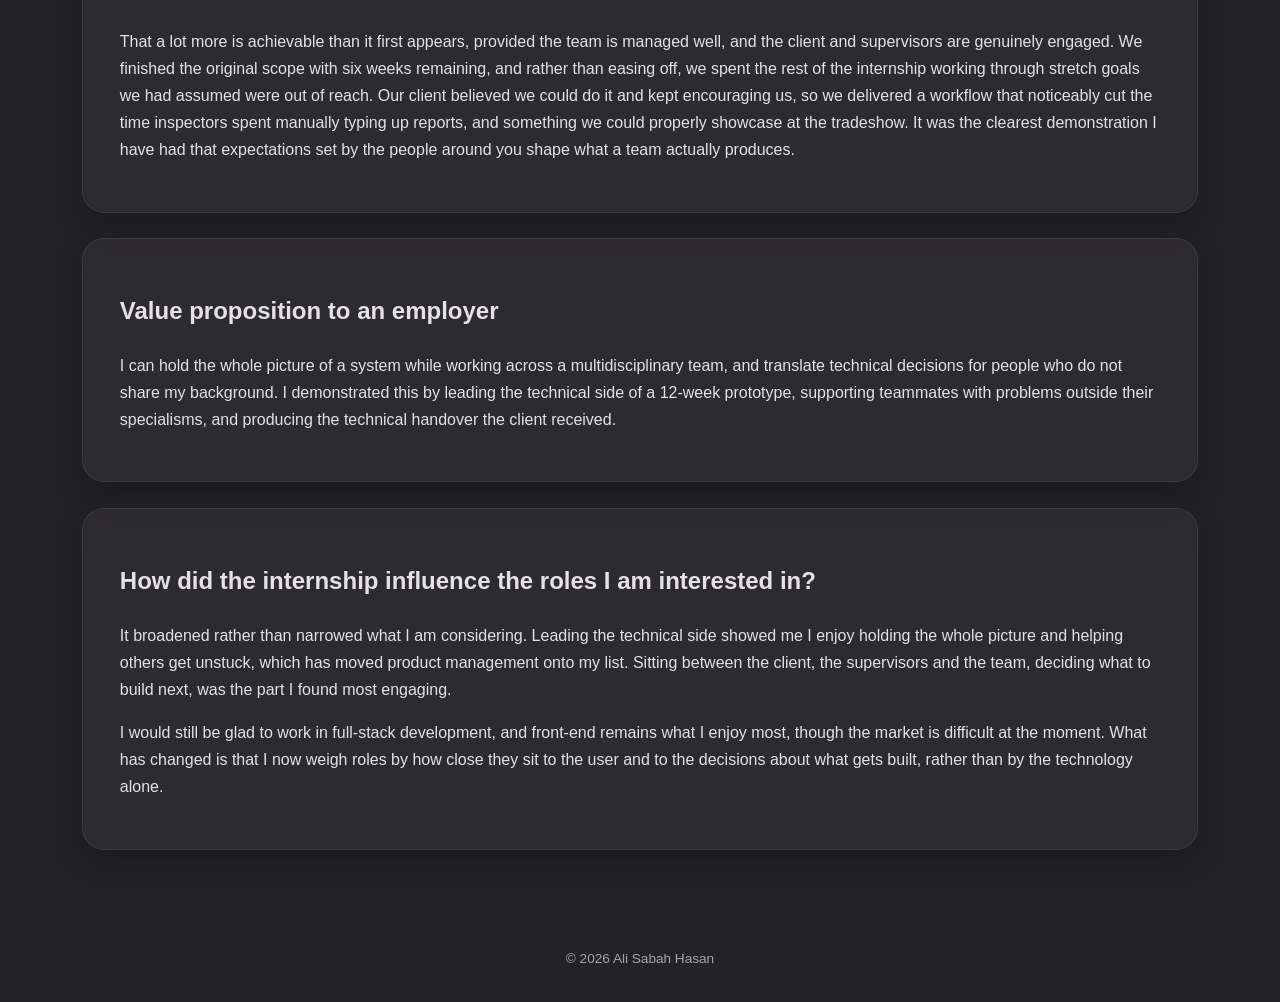
<file: reflection.html>
<!DOCTYPE html>
<html lang="en">
<head>
<meta charset="UTF-8">
<title>Reflection | Ali Sabah Hasan</title>
<link rel="stylesheet" href="style.css">
</head>
<body>
    <nav class="navbar">
      <div class="nav-title">Ali Sabah Hasan</div>
      <button class="nav-toggle" aria-label="Toggle navigation">&#9776;</button>
      <ul class="nav-links">
        <li><a href="index.html">About</a></li>
        <li><a href="resume.html">Resume</a></li>
        <li><a href="reflection.html">Reflection</a></li>
        <li><a href="cover-letter.html">Cover Letter</a></li>
      </ul>
    </nav>

  <div class="container">
    <div class="card">
      <h1>Reflection</h1>
      <p class="subtitle">Optik Consultancy Internship (Tech Lead, Student Consultant)</p>

      <div class="image-placeholder">
        <!-- IMAGE PLACEHOLDER: replace this div with <img src="assets/internship-photo.jpg" alt="Internship project photo"> -->
        Add a photo from the internship here (e.g. the smart glasses prototype, team, or tradeshow demo)
      </div>
    </div>

    <div class="card">
      <h2>What were your expectations before you joined?</h2>
      <p>Honestly, I expected it to be a drag. Friends who had done the last round described it as something to get through for the sake of having one on your record, and said the value came down to luck: whether you got a good client and a good group. I planned to complete it, do it well, and move on.</p>
    </div>

    <div class="card">
      <h2>What was the reality?</h2>
      <p>The opposite. It became one of the most valuable experiences of my degree. We were building a hands-free field-inspection workflow, pairing Meta smart glasses with a custom Android app so inspectors could capture voice notes and photos on site, with no established way to do most of it, so we were genuinely solving problems rather than following a specification. I took on the tech lead role, and while I expected the build to fall mainly to the two of us from a software background, the team spanned five engineering disciplines, and everyone took ownership of their own part.</p>
      <p>Most of the time went on getting the glasses-to-app connection to behave reliably once we moved from indoor demos to outdoor field tests, designing for someone whose hands are occupied and who cannot look at a screen, and making sure voice-captured data reached the client's Fulcrum system accurately and without dropouts in the field. Assumptions that held indoors sometimes failed on site, which meant iterating on the integration more than once. I was fortunate with my client and group, but speaking to other teams, I do not think the value came down to luck. Every group came away with something.</p>
    </div>

    <div class="card">
      <h2>What lessons were the most important, and why?</h2>
      <p>That a lot more is achievable than it first appears, provided the team is managed well, and the client and supervisors are genuinely engaged. We finished the original scope with six weeks remaining, and rather than easing off, we spent the rest of the internship working through stretch goals we had assumed were out of reach. Our client believed we could do it and kept encouraging us, so we delivered a workflow that noticeably cut the time inspectors spent manually typing up reports, and something we could properly showcase at the tradeshow. It was the clearest demonstration I have had that expectations set by the people around you shape what a team actually produces.</p>
    </div>

    <div class="card">
      <h2>Value proposition to an employer</h2>
      <p>I can hold the whole picture of a system while working across a multidisciplinary team, and translate technical decisions for people who do not share my background. I demonstrated this by leading the technical side of a 12-week prototype, supporting teammates with problems outside their specialisms, and producing the technical handover the client received.</p>
    </div>

    <div class="card">
      <h2>How did the internship influence the roles I am interested in?</h2>
      <p>It broadened rather than narrowed what I am considering. Leading the technical side showed me I enjoy holding the whole picture and helping others get unstuck, which has moved product management onto my list. Sitting between the client, the supervisors and the team, deciding what to build next, was the part I found most engaging.</p>
      <p>I would still be glad to work in full-stack development, and front-end remains what I enjoy most, though the market is difficult at the moment. What has changed is that I now weigh roles by how close they sit to the user and to the decisions about what gets built, rather than by the technology alone.</p>
    </div>
  </div>
  <footer>&copy; 2026 Ali Sabah Hasan</footer>
  <script src="script.js"></script>
</body>
</html>
</file>
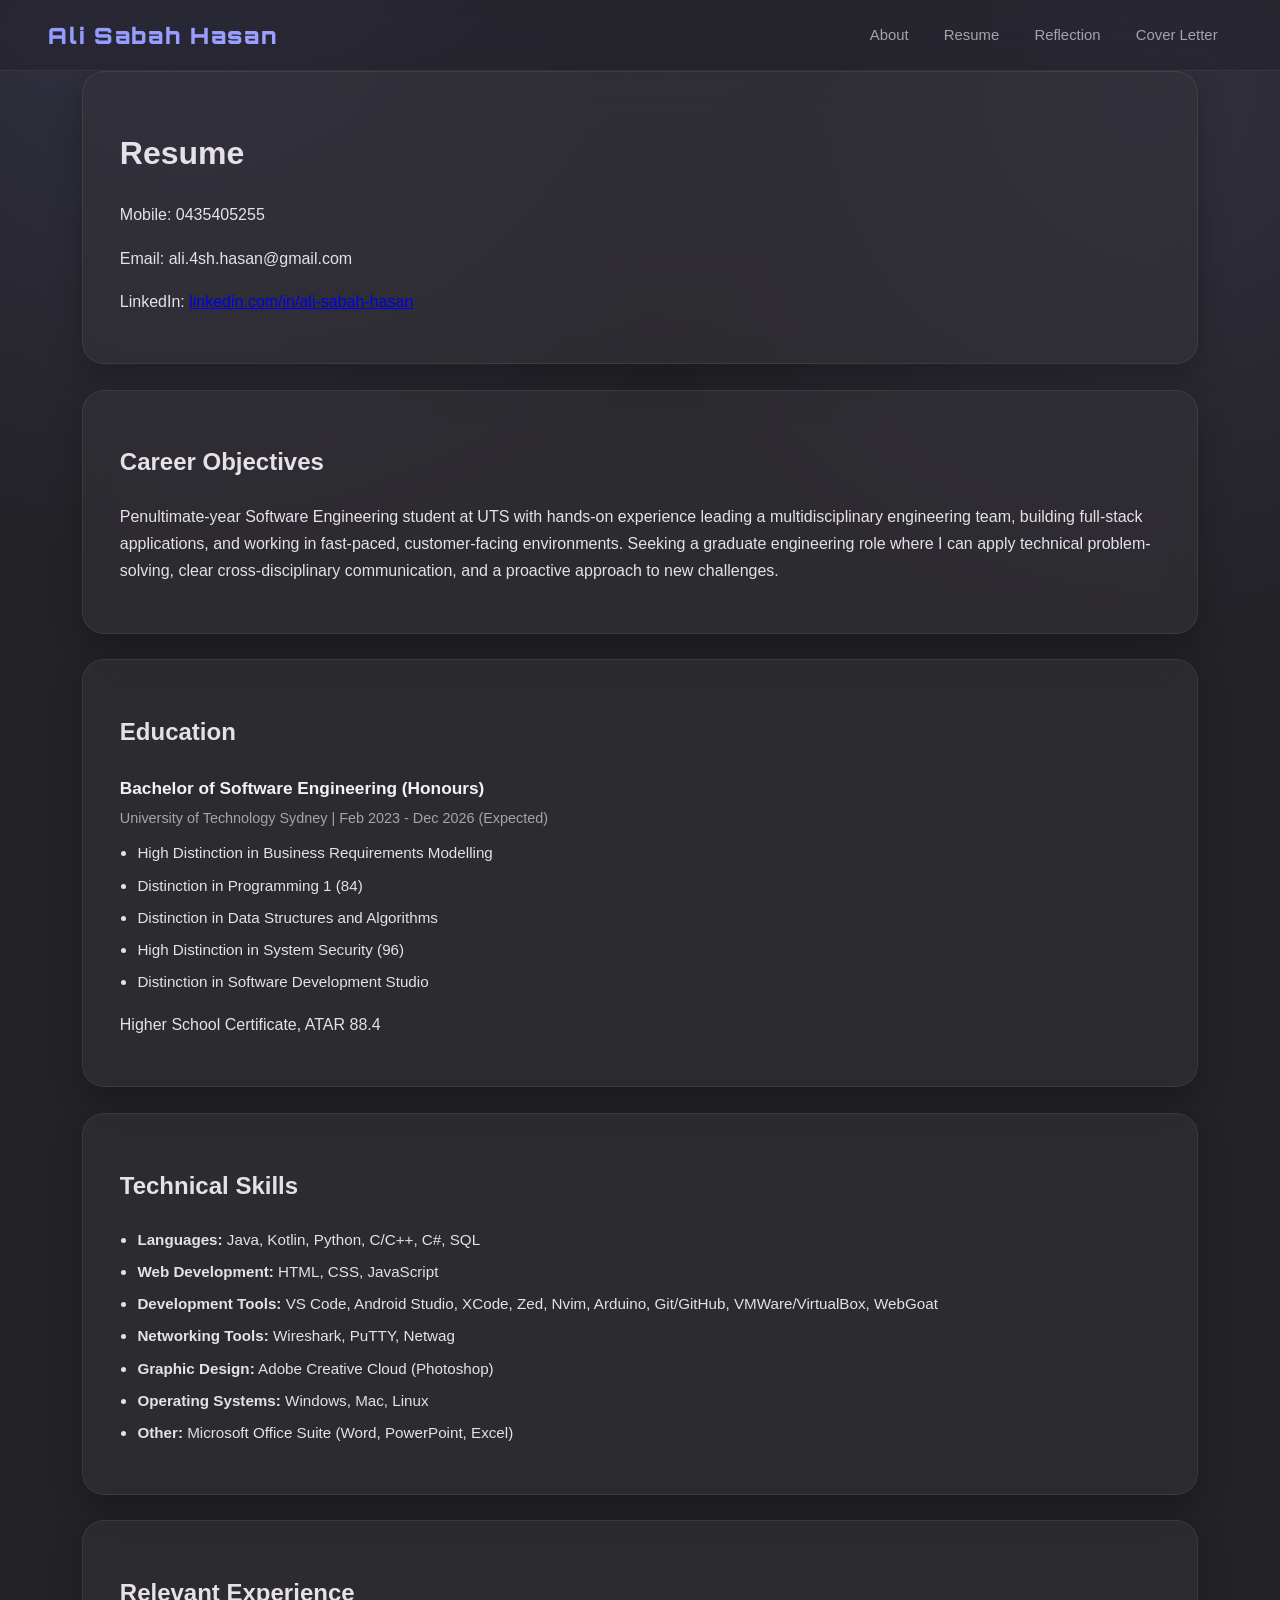
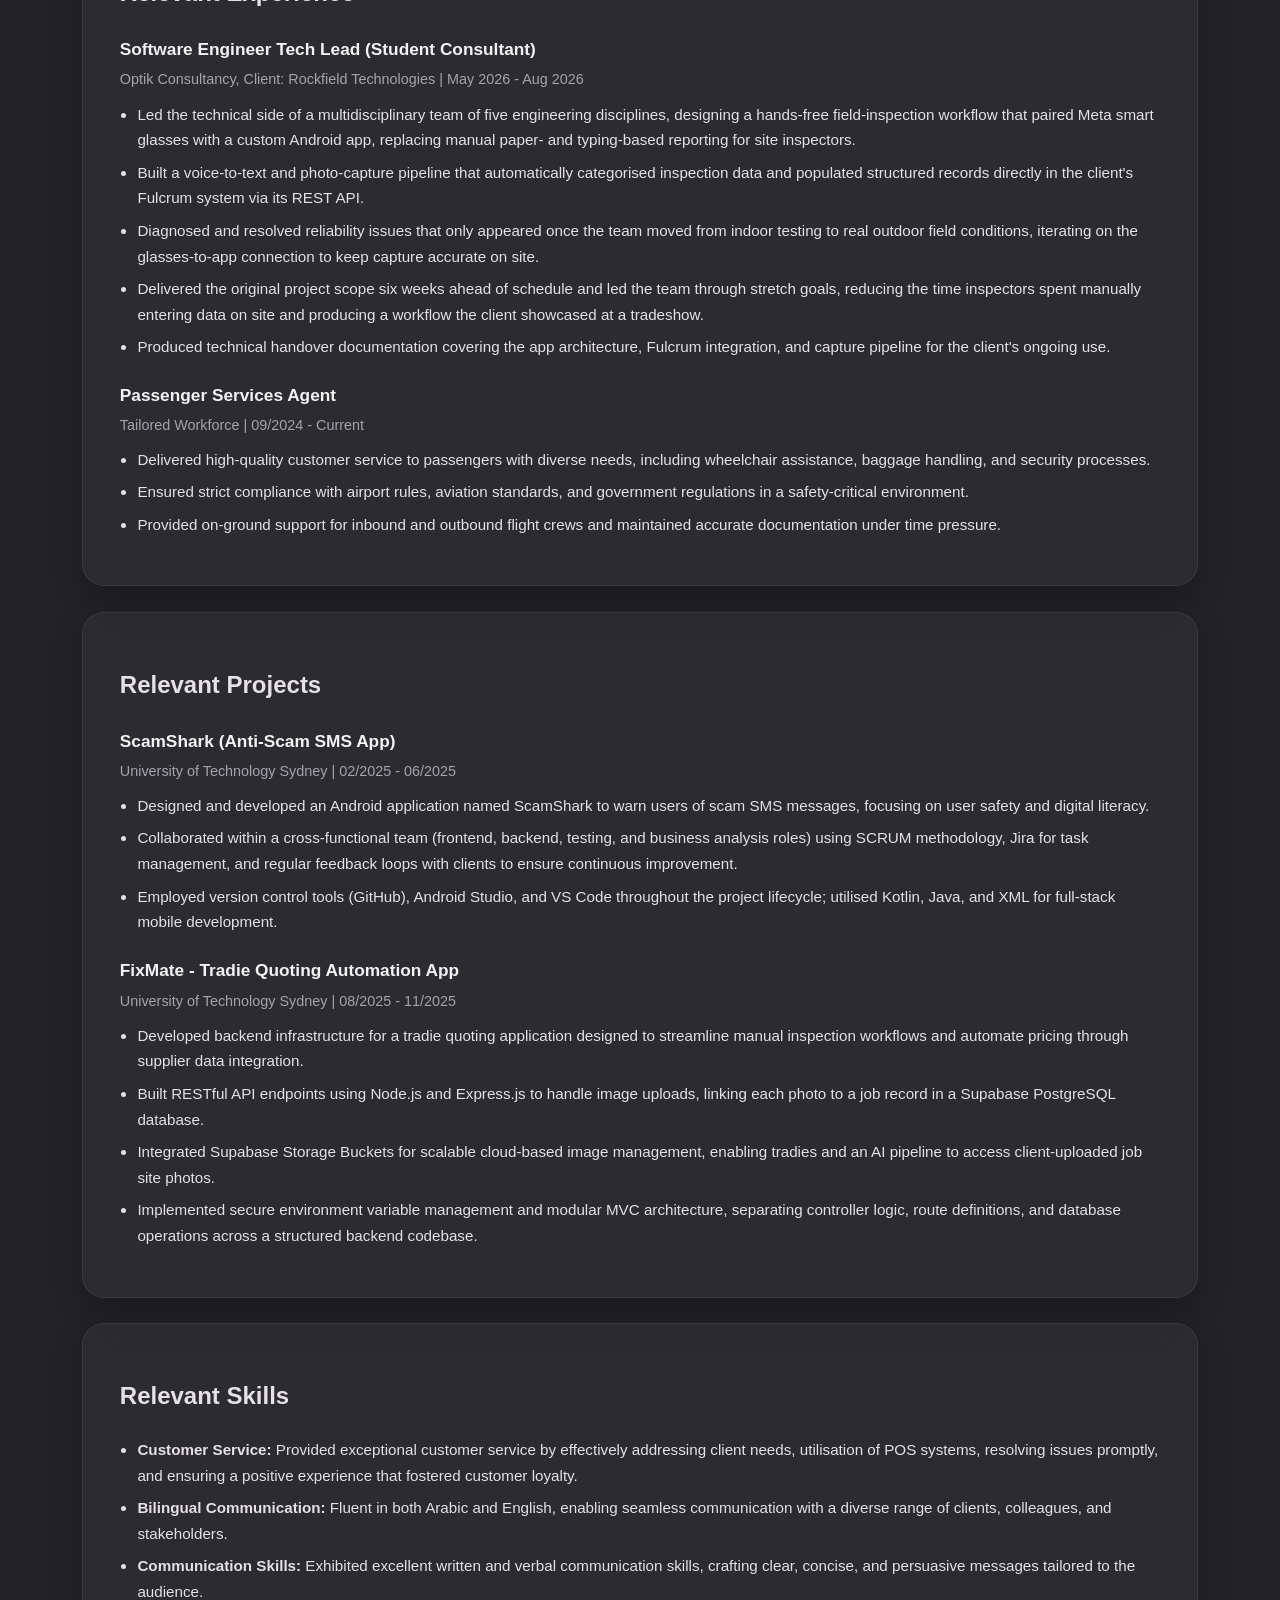
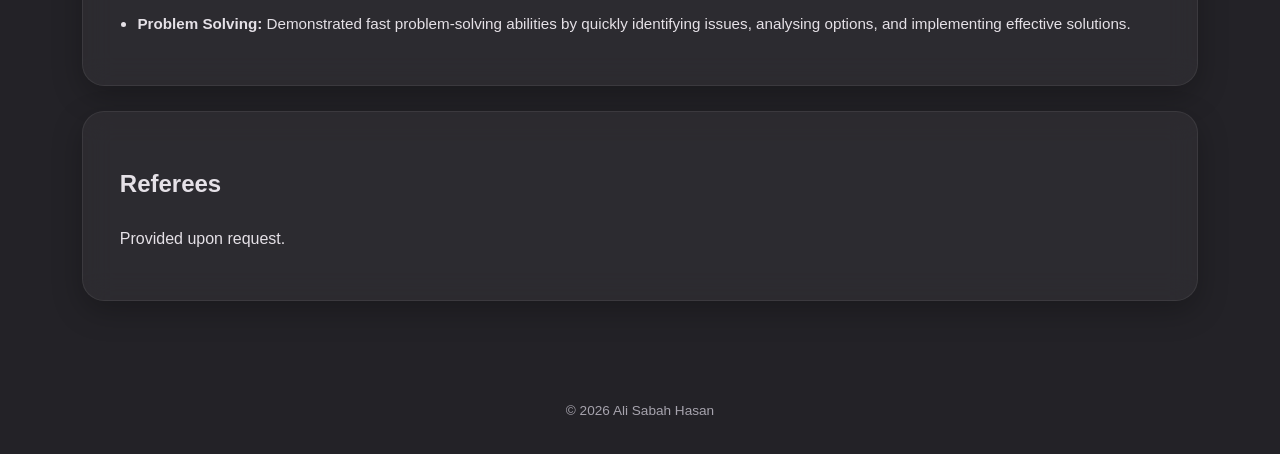
<file: resume.html>
<!DOCTYPE html>
<html lang="en">
<head>
<meta charset="UTF-8">
<title>Resume | Ali Sabah Hasan</title>
<link rel="stylesheet" href="style.css">
</head>
<body>
    <nav class="navbar">
      <div class="nav-title">Ali Sabah Hasan</div>
      <button class="nav-toggle" aria-label="Toggle navigation">&#9776;</button>
      <ul class="nav-links">
        <li><a href="index.html">About</a></li>
        <li><a href="resume.html">Resume</a></li>
        <li><a href="reflection.html">Reflection</a></li>
        <li><a href="cover-letter.html">Cover Letter</a></li>
      </ul>
    </nav>

  <div class="container">
    <div class="card contact-block">
      <h1>Resume</h1>
      <p>Mobile: 0435405255</p>
      <p>Email: ali.4sh.hasan@gmail.com</p>
      <p>LinkedIn: <a href="https://www.linkedin.com/in/ali-sabah-hasan" target="_blank">linkedin.com/in/ali-sabah-hasan</a></p>
    </div>

    <div class="card">
      <h2>Career Objectives</h2>
      <p>Penultimate-year Software Engineering student at UTS with hands-on experience leading a multidisciplinary engineering team, building full-stack applications, and working in fast-paced, customer-facing environments. Seeking a graduate engineering role where I can apply technical problem-solving, clear cross-disciplinary communication, and a proactive approach to new challenges.</p>
    </div>

    <div class="card">
      <h2>Education</h2>
      <h3>Bachelor of Software Engineering (Honours)</h3>
      <p class="meta">University of Technology Sydney | Feb 2023 - Dec 2026 (Expected)</p>
      <ul class="bullets">
        <li>High Distinction in Business Requirements Modelling</li>
        <li>Distinction in Programming 1 (84)</li>
        <li>Distinction in Data Structures and Algorithms</li>
        <li>High Distinction in System Security (96)</li>
        <li>Distinction in Software Development Studio</li>
      </ul>
      <p>Higher School Certificate, ATAR 88.4</p>
    </div>

    <div class="card">
      <h2>Technical Skills</h2>
      <ul class="bullets">
        <li><strong>Languages:</strong> Java, Kotlin, Python, C/C++, C#, SQL</li>
        <li><strong>Web Development:</strong> HTML, CSS, JavaScript</li>
        <li><strong>Development Tools:</strong> VS Code, Android Studio, XCode, Zed, Nvim, Arduino, Git/GitHub, VMWare/VirtualBox, WebGoat</li>
        <li><strong>Networking Tools:</strong> Wireshark, PuTTY, Netwag</li>
        <li><strong>Graphic Design:</strong> Adobe Creative Cloud (Photoshop)</li>
        <li><strong>Operating Systems:</strong> Windows, Mac, Linux</li>
        <li><strong>Other:</strong> Microsoft Office Suite (Word, PowerPoint, Excel)</li>
      </ul>
    </div>

    <div class="card">
      <h2>Relevant Experience</h2>
      <h3>Software Engineer Tech Lead (Student Consultant)</h3>
      <p class="meta">Optik Consultancy, Client: Rockfield Technologies | May 2026 - Aug 2026</p>
      <ul class="bullets">
        <li>Led the technical side of a multidisciplinary team of five engineering disciplines, designing a hands-free field-inspection workflow that paired Meta smart glasses with a custom Android app, replacing manual paper- and typing-based reporting for site inspectors.</li>
        <li>Built a voice-to-text and photo-capture pipeline that automatically categorised inspection data and populated structured records directly in the client's Fulcrum system via its REST API.</li>
        <li>Diagnosed and resolved reliability issues that only appeared once the team moved from indoor testing to real outdoor field conditions, iterating on the glasses-to-app connection to keep capture accurate on site.</li>
        <li>Delivered the original project scope six weeks ahead of schedule and led the team through stretch goals, reducing the time inspectors spent manually entering data on site and producing a workflow the client showcased at a tradeshow.</li>
        <li>Produced technical handover documentation covering the app architecture, Fulcrum integration, and capture pipeline for the client's ongoing use.</li>
      </ul>

      <h3>Passenger Services Agent</h3>
      <p class="meta">Tailored Workforce | 09/2024 - Current</p>
      <ul class="bullets">
        <li>Delivered high-quality customer service to passengers with diverse needs, including wheelchair assistance, baggage handling, and security processes.</li>
        <li>Ensured strict compliance with airport rules, aviation standards, and government regulations in a safety-critical environment.</li>
        <li>Provided on-ground support for inbound and outbound flight crews and maintained accurate documentation under time pressure.</li>
      </ul>
    </div>

    <div class="card">
      <h2>Relevant Projects</h2>
      <h3>ScamShark (Anti-Scam SMS App)</h3>
      <p class="meta">University of Technology Sydney | 02/2025 - 06/2025</p>
      <ul class="bullets">
        <li>Designed and developed an Android application named ScamShark to warn users of scam SMS messages, focusing on user safety and digital literacy.</li>
        <li>Collaborated within a cross-functional team (frontend, backend, testing, and business analysis roles) using SCRUM methodology, Jira for task management, and regular feedback loops with clients to ensure continuous improvement.</li>
        <li>Employed version control tools (GitHub), Android Studio, and VS Code throughout the project lifecycle; utilised Kotlin, Java, and XML for full-stack mobile development.</li>
      </ul>

      <h3>FixMate - Tradie Quoting Automation App</h3>
      <p class="meta">University of Technology Sydney | 08/2025 - 11/2025</p>
      <ul class="bullets">
        <li>Developed backend infrastructure for a tradie quoting application designed to streamline manual inspection workflows and automate pricing through supplier data integration.</li>
        <li>Built RESTful API endpoints using Node.js and Express.js to handle image uploads, linking each photo to a job record in a Supabase PostgreSQL database.</li>
        <li>Integrated Supabase Storage Buckets for scalable cloud-based image management, enabling tradies and an AI pipeline to access client-uploaded job site photos.</li>
        <li>Implemented secure environment variable management and modular MVC architecture, separating controller logic, route definitions, and database operations across a structured backend codebase.</li>
      </ul>
    </div>

    <div class="card">
      <h2>Relevant Skills</h2>
      <ul class="bullets">
        <li><strong>Customer Service:</strong> Provided exceptional customer service by effectively addressing client needs, utilisation of POS systems, resolving issues promptly, and ensuring a positive experience that fostered customer loyalty.</li>
        <li><strong>Bilingual Communication:</strong> Fluent in both Arabic and English, enabling seamless communication with a diverse range of clients, colleagues, and stakeholders.</li>
        <li><strong>Communication Skills:</strong> Exhibited excellent written and verbal communication skills, crafting clear, concise, and persuasive messages tailored to the audience.</li>
        <li><strong>Problem Solving:</strong> Demonstrated fast problem-solving abilities by quickly identifying issues, analysing options, and implementing effective solutions.</li>
      </ul>
    </div>

    <div class="card">
      <h2>Referees</h2>
      <p>Provided upon request.</p>
    </div>
  </div>
  <footer>&copy; 2026 Ali Sabah Hasan</footer>
  <script src="script.js"></script>
</body>
</html>
</file>
<file: style.css>
@import url('https://fonts.googleapis.com/css2?family=Orbitron:wght@700;900&display=swap');

:root {
  --bg: #232227;
  --bg-soft: #2a292e;
  --card: rgba(53,52,56,0.55);
  --card-solid: #353438;
  --card-alt: rgba(145,143,154,0.12);
  --text: #e5e1e7;
  --heading: #f4f2f6;
  --muted: #a6a3ad;
  --accent: #929bff;
  --accent2: #a8a3ff;
  --online: #23a55a;
  --radius: 22px;
  --glass-border: rgba(229,225,231,0.08);
  --scamshark-blue: #4f8fd4;
  --scamshark-pale: #cfe4fa;
  --fixmate-orange: #f2811d;
}

* { box-sizing: border-box; }
html { scroll-behavior: smooth; }
body {
  margin: 0;
  font-family: 'Segoe UI', Arial, sans-serif;
  background:
    radial-gradient(circle at 15% -10%, rgba(146,155,255,0.14), transparent 45%),
    radial-gradient(circle at 90% 10%, rgba(168,163,255,0.10), transparent 40%),
    var(--bg);
  background-attachment: fixed;
  color: var(--text);
  line-height: 1.7;
}

.navbar {
  display: flex; justify-content: space-between; align-items: center;
  background: rgba(35,34,39,0.55);
  backdrop-filter: blur(18px) saturate(140%);
  -webkit-backdrop-filter: blur(18px) saturate(140%);
  border-bottom: 1px solid var(--glass-border);
  padding: 1rem 3rem;
  position: sticky; top: 0; z-index: 30;
}
.nav-title {
  font-family: 'Orbitron', sans-serif;
  font-weight: 900; font-size: 1.4rem; letter-spacing: 1.5px;
  background: linear-gradient(90deg, var(--accent), var(--accent2));
  -webkit-background-clip: text; background-clip: text; color: transparent;
  background-size: 200% auto;
  animation: shine 6s linear infinite;
}
@keyframes shine { to { background-position: 200% center; } }

.nav-links { list-style: none; display: flex; gap: 0.4rem; margin: 0; padding: 0; }
.nav-links a {
  color: var(--muted); text-decoration: none; font-weight: 500; font-size: 0.93rem;
  padding: 0.45rem 0.9rem; border-radius: 999px;
  transition: color 0.25s ease, background 0.25s ease;
}
.nav-links a:hover { color: var(--heading); background: var(--card-alt); }
.nav-links a.active { color: var(--heading); background: rgba(146,155,255,0.16); }
.nav-toggle { display: none; background: none; border: none; color: var(--heading); font-size: 1.4rem; cursor: pointer; }

.container { max-width: 1180px; margin: 0 auto; padding: 0 2rem 2rem; }
.prose { max-width: 780px; }

section { padding-top: 2.2rem; }

/* ---------------------------------------------------------------
   ABOUT SECTION: full-bleed background scoped to #about only.
   It automatically reverts to the page's dark background the
   instant #resume starts, since the image lives only inside
   #about::before.
--------------------------------------------------------------- */
#about {
  position: relative;
  padding-bottom: 2.5rem;
  overflow: hidden;
}
#about::before {
  content: '';
  position: absolute;
  top: 0; bottom: 0;
  left: 50%;
  width: 100vw;
  transform: translateX(-50%);
  z-index: -1;
     background:
       linear-gradient(180deg, rgba(15,15,20,0.55) 0%, rgba(15,15,20,0.72) 55%, var(--bg) 100%),
       url('assets/wallpaper.jpg');
     background-size: cover;
     background-position: center; */
}
#about .container { padding-top: 3rem; }

.hero {
  display: flex; align-items: flex-end; gap: 2.2rem; flex-wrap: wrap;
  padding: 0 0.5rem 2rem;
}
.hero-photo {
  width: 150px; height: 150px; border-radius: 50%;
  background: var(--card-solid);
  display: flex; align-items: center; justify-content: center;
  color: var(--muted); font-size: 0.8rem; text-align: center;
  overflow: hidden; flex-shrink: 0;
  border: 4px solid var(--bg);
  box-shadow: 0 0 0 3px rgba(146,155,255,0.35), 0 8px 30px rgba(0,0,0,0.45);
  transition: box-shadow 0.3s ease;
}
.hero-photo:hover { box-shadow: 0 0 0 4px rgba(146,155,255,0.55), 0 8px 30px rgba(0,0,0,0.5); }
.hero-photo img { width: 100%; height: 100%; object-fit: cover; display: block; }
.hero-text { padding-bottom: 0.3rem; }

/* Name: solid white, forced, with a shadow so it stays legible over any background photo */
.hero-name {
  margin: 0 0 0.2rem;
  font-size: 2.3rem;
  font-weight: 800;
  color: #ffffff !important;
  -webkit-text-fill-color: #ffffff !important;
  background: none !important;
  text-shadow: 0 2px 4px rgba(0,0,0,0.7), 0 4px 18px rgba(0,0,0,0.5);
}
.subtitle {
  color: #e7e7ee; margin-top: 0; margin-bottom: 0.8rem;
  text-shadow: 0 1px 3px rgba(0,0,0,0.6);
}
.hero-meta {
  color: #d7d7e2 !important;
  text-shadow: 0 1px 3px rgba(0,0,0,0.6);
}
.meta { color: var(--muted); font-size: 0.9rem; margin: 0 0 0.6rem 0; }

.social-icons { display: flex; gap: 0.9rem; margin-top: 0.8rem; }
.social-icons a {
  width: 42px; height: 42px; border-radius: 50%;
  background: rgba(255,255,255,0.14);
  display: flex; align-items: center; justify-content: center;
  color: #fff;
  transition: background 0.25s ease, color 0.25s ease, transform 0.2s ease;
}
.social-icons a:hover { background: rgba(255,255,255,0.28); transform: translateY(-3px) scale(1.05); }
.social-icons svg { width: 20px; height: 20px; fill: currentColor; }

h2.section-title {
  font-size: 1.55rem; margin: 0 0 1.6rem 0; color: var(--heading);
  display: flex; align-items: center; gap: 0.7rem;
}
h2.section-title::before {
  content: ''; width: 7px; height: 24px;
  background: linear-gradient(180deg, var(--accent), var(--accent2));
  border-radius: 4px; display: inline-block;
  box-shadow: 0 0 12px rgba(146,155,255,0.6);
}
.section-icon { width: 20px; height: 20px; fill: var(--accent); flex-shrink: 0; }

.group-heading {
  display: flex; align-items: center; gap: 0.6rem;
  font-size: 1.15rem; font-weight: 700; color: var(--heading);
  margin: 2.2rem 0 1.1rem;
  padding-bottom: 0.5rem;
  border-bottom: 1px solid var(--glass-border);
}
.group-heading svg { width: 18px; height: 18px; fill: var(--accent2); flex-shrink: 0; }

h3 { font-size: 1.08rem; margin-bottom: 0.2rem; color: var(--heading); margin-top: 1.3rem; }
h3:first-child { margin-top: 0; }
ul.bullets { margin-top: 0.4rem; padding-left: 1.1rem; }
ul.bullets li { margin-bottom: 0.4rem; font-size: 0.95rem; color: var(--text); }
p { color: var(--text); }

.card {
  background: var(--card);
  backdrop-filter: blur(14px) saturate(130%);
  -webkit-backdrop-filter: blur(14px) saturate(130%);
  border: 1px solid var(--glass-border);
  border-radius: var(--radius);
  padding: 2rem 2.3rem;
  margin-bottom: 1.6rem;
  opacity: 0; transform: translateY(18px);
  transition: opacity 0.6s ease, transform 0.6s ease, box-shadow 0.3s ease, border-color 0.3s ease;
  box-shadow: 0 10px 30px rgba(0,0,0,0.25);
}
.card.visible { opacity: 1; transform: translateY(0); }
.card:hover { border-color: rgba(146,155,255,0.25); box-shadow: 0 14px 36px rgba(0,0,0,0.32); }

.grid-2 { display: grid; grid-template-columns: 1fr 1fr; gap: 1.6rem; align-items: start; }
.grid-3 { display: grid; grid-template-columns: repeat(3, 1fr); gap: 1.6rem; align-items: start; }
.grid-2 > div { margin: 0; }
.grid-2 h3, .grid-3 h3 { margin-top: 0; }

.job-header {
  display: flex; justify-content: space-between; align-items: baseline;
  flex-wrap: wrap; gap: 0.4rem;
}
.job-title { font-size: 1.15rem; font-weight: 700; color: var(--heading); margin: 0; }
.job-date { font-size: 0.85rem; color: var(--muted); font-style: italic; white-space: nowrap; }
.job-company { font-size: 0.95rem; color: var(--accent); font-weight: 600; margin: 0.15rem 0 0.7rem; }

.letter-head { margin-bottom: 1.6rem; }
.letter-name { font-size: 1.2rem; margin: 0 0 0.2rem; color: var(--heading); }
.letter-divider { border: none; border-top: 1px solid var(--glass-border); margin: 1rem 0; }
.letter-date { font-style: italic; color: var(--muted); margin: 0 0 0.8rem; }
.letter-recipient { color: var(--accent); font-weight: 600; margin: 0; line-height: 1.5; }

.chip-row { display: flex; flex-wrap: wrap; gap: 0.6rem; margin-top: 0.6rem; }
.chip {
  background: var(--card-alt);
  color: var(--text);
  padding: 0.4rem 0.9rem;
  border-radius: 999px;
  font-size: 0.85rem;
  white-space: nowrap;
  transition: background 0.2s ease, transform 0.2s ease;
}
.chip:hover { background: rgba(146,155,255,0.22); transform: translateY(-2px); }
.chip-group-label { color: var(--accent); font-weight: 600; font-size: 0.85rem; margin-top: 1.1rem; display: block; }

.status-dot {
  width: 9px; height: 9px; border-radius: 50%;
  background: var(--online);
  display: inline-block; margin-right: 7px; vertical-align: middle;
  animation: pulse 2s infinite;
}
.status-text { color: var(--online); font-weight: 600; font-size: 0.85rem; }
@keyframes pulse {
  0% { box-shadow: 0 0 0 0 rgba(35,165,90,0.55); }
  70% { box-shadow: 0 0 0 9px rgba(35,165,90,0); }
  100% { box-shadow: 0 0 0 0 rgba(35,165,90,0); }
}

.project-title-scamshark { color: var(--scamshark-pale); }
.project-title-scamshark span { color: var(--scamshark-blue); }
.project-title-fixmate .fix { color: var(--fixmate-orange); }
.project-title-fixmate .mate { color: var(--heading); }

/* IMAGE PLACEHOLDER: capped width + moderate 3:2 ratio so photos fill the box without
   heavy top/bottom cropping OR empty side gutters. Adjust the ratio below to taste. */
.image-placeholder {
  max-width: 700px;
  aspect-ratio: 3 / 2;
  margin: 1.3rem auto;
  background: linear-gradient(135deg, rgba(146,155,255,0.12), rgba(168,163,255,0.10));
  border-radius: 18px;
  display: flex; align-items: center; justify-content: center;
  color: var(--muted); font-size: 0.9rem; text-align: center;
  padding: 0;
  overflow: hidden;
  border: 1px solid var(--glass-border);
}
.image-placeholder img {
  width: 100%; height: 100%;
  object-fit: cover;
  object-position: center;
  display: block;
}

a.button {
  display: inline-block;
  background: linear-gradient(90deg, var(--accent), var(--accent2));
  color: #1a1a1f; font-weight: 600;
  padding: 0.7rem 1.4rem; border-radius: 14px;
  text-decoration: none; margin-top: 1rem;
  transition: transform 0.2s ease, box-shadow 0.2s ease;
}
a.button:hover { transform: translateY(-2px); box-shadow: 0 8px 22px rgba(146,155,255,0.4); }

footer { text-align: center; color: var(--muted); font-size: 0.85rem; padding: 2.5rem 0 2rem; }

@media (max-width: 900px) {
  .grid-2, .grid-3 { grid-template-columns: 1fr; }
}
@media (max-width: 640px) {
  .navbar { padding: 1rem 1.2rem; }
  .nav-links {
    position: absolute; top: 100%; right: 0;
    background: rgba(42,41,46,0.9); backdrop-filter: blur(14px);
    flex-direction: column; width: 200px; padding: 1rem; display: none;
    border-radius: 0 0 14px 14px;
  }
  .nav-links.open { display: flex; }
  .nav-toggle { display: block; }
  .hero { flex-direction: column; align-items: center; text-align: center; }
  .hero-photo { width: 120px; height: 120px; }
  .social-icons { justify-content: center; }
  .card { padding: 1.5rem; }
  .container { padding: 0 1.2rem 2rem; }
  .image-placeholder { max-width: 100%; }
  .job-header { flex-direction: column; }
}
</file>
